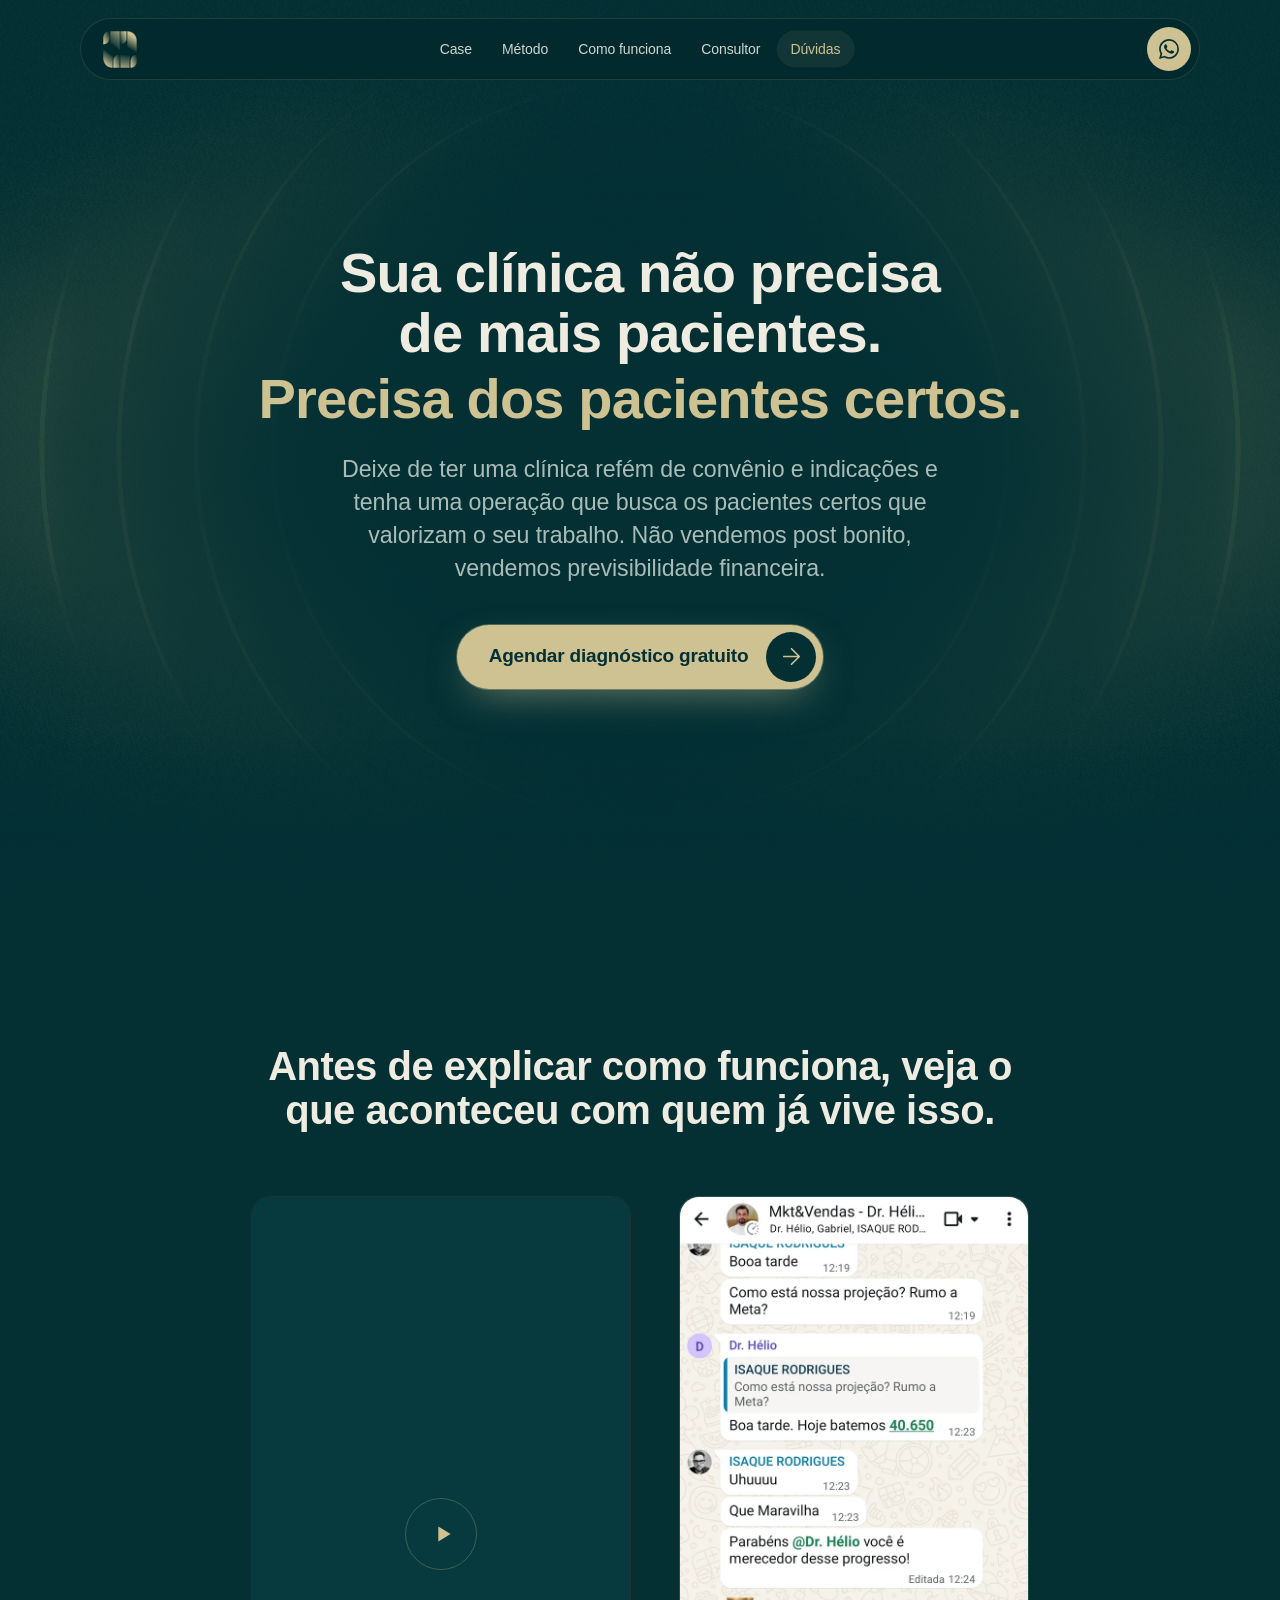
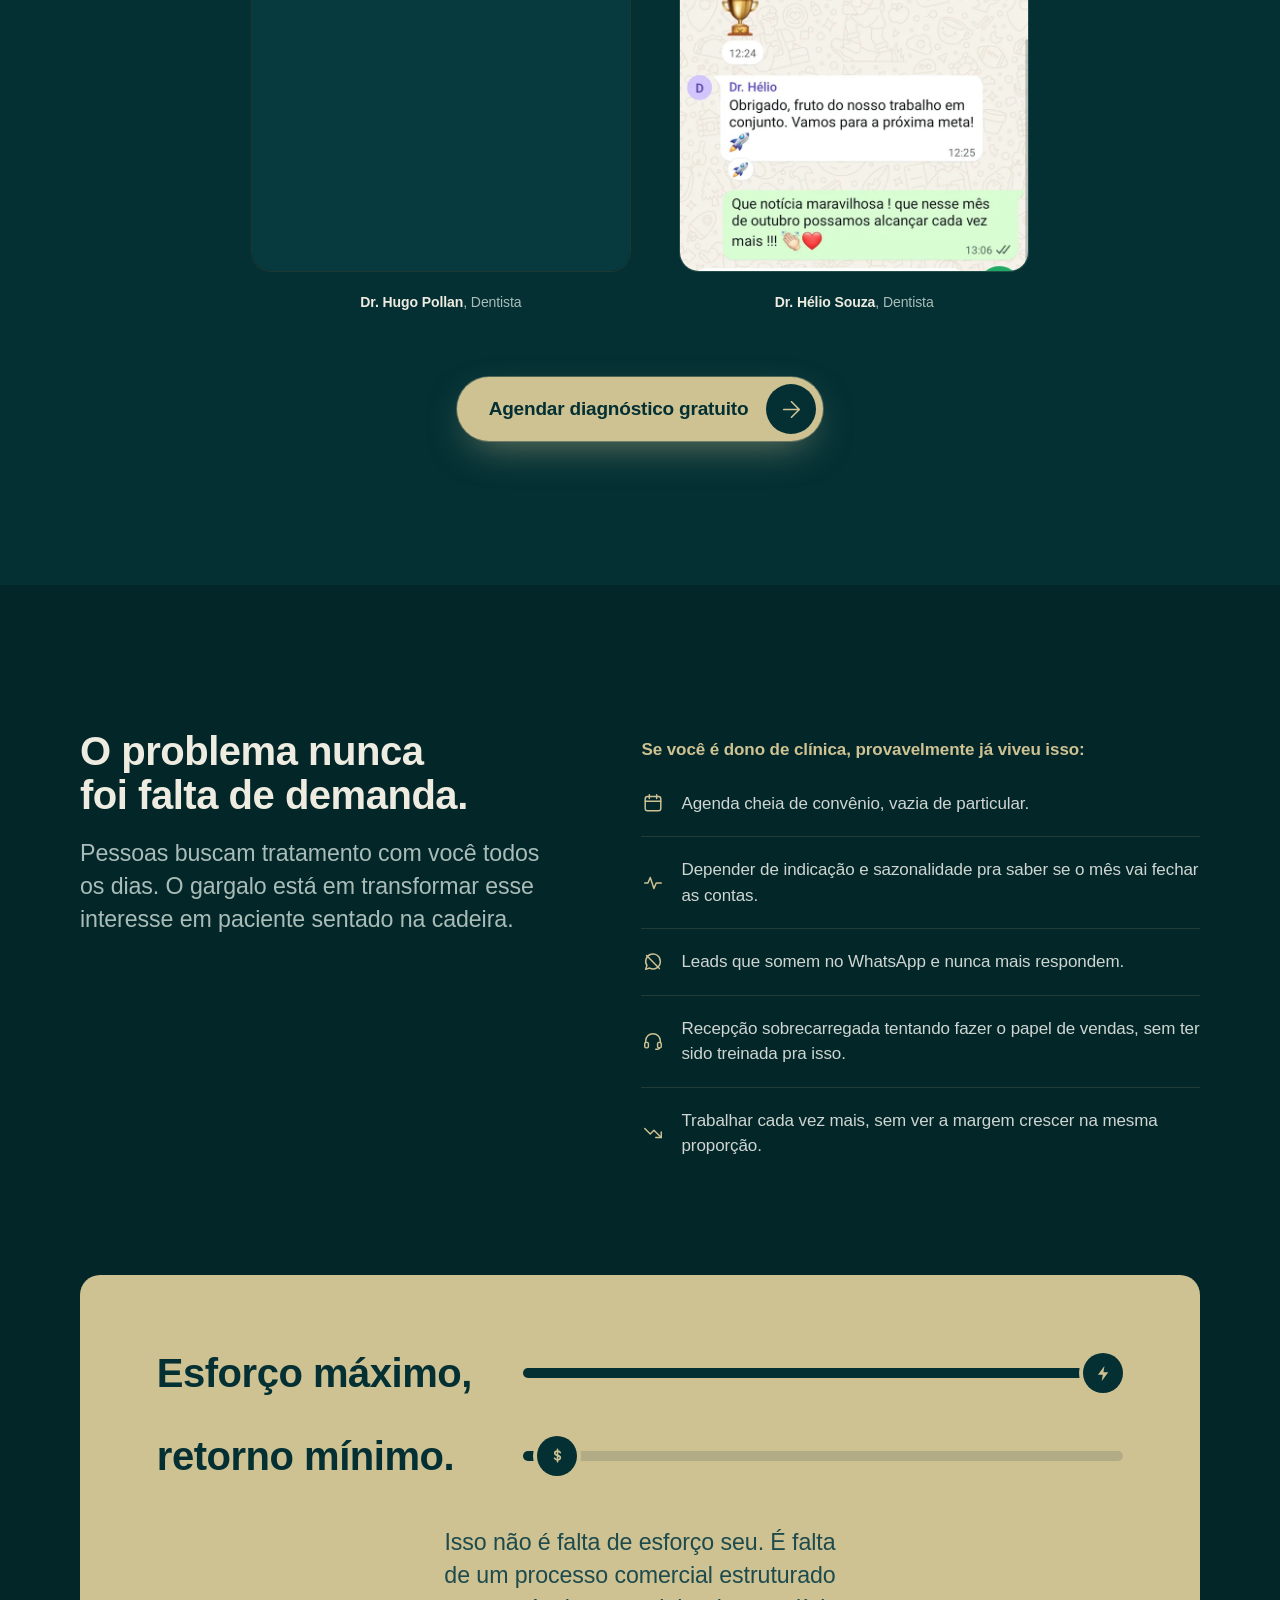
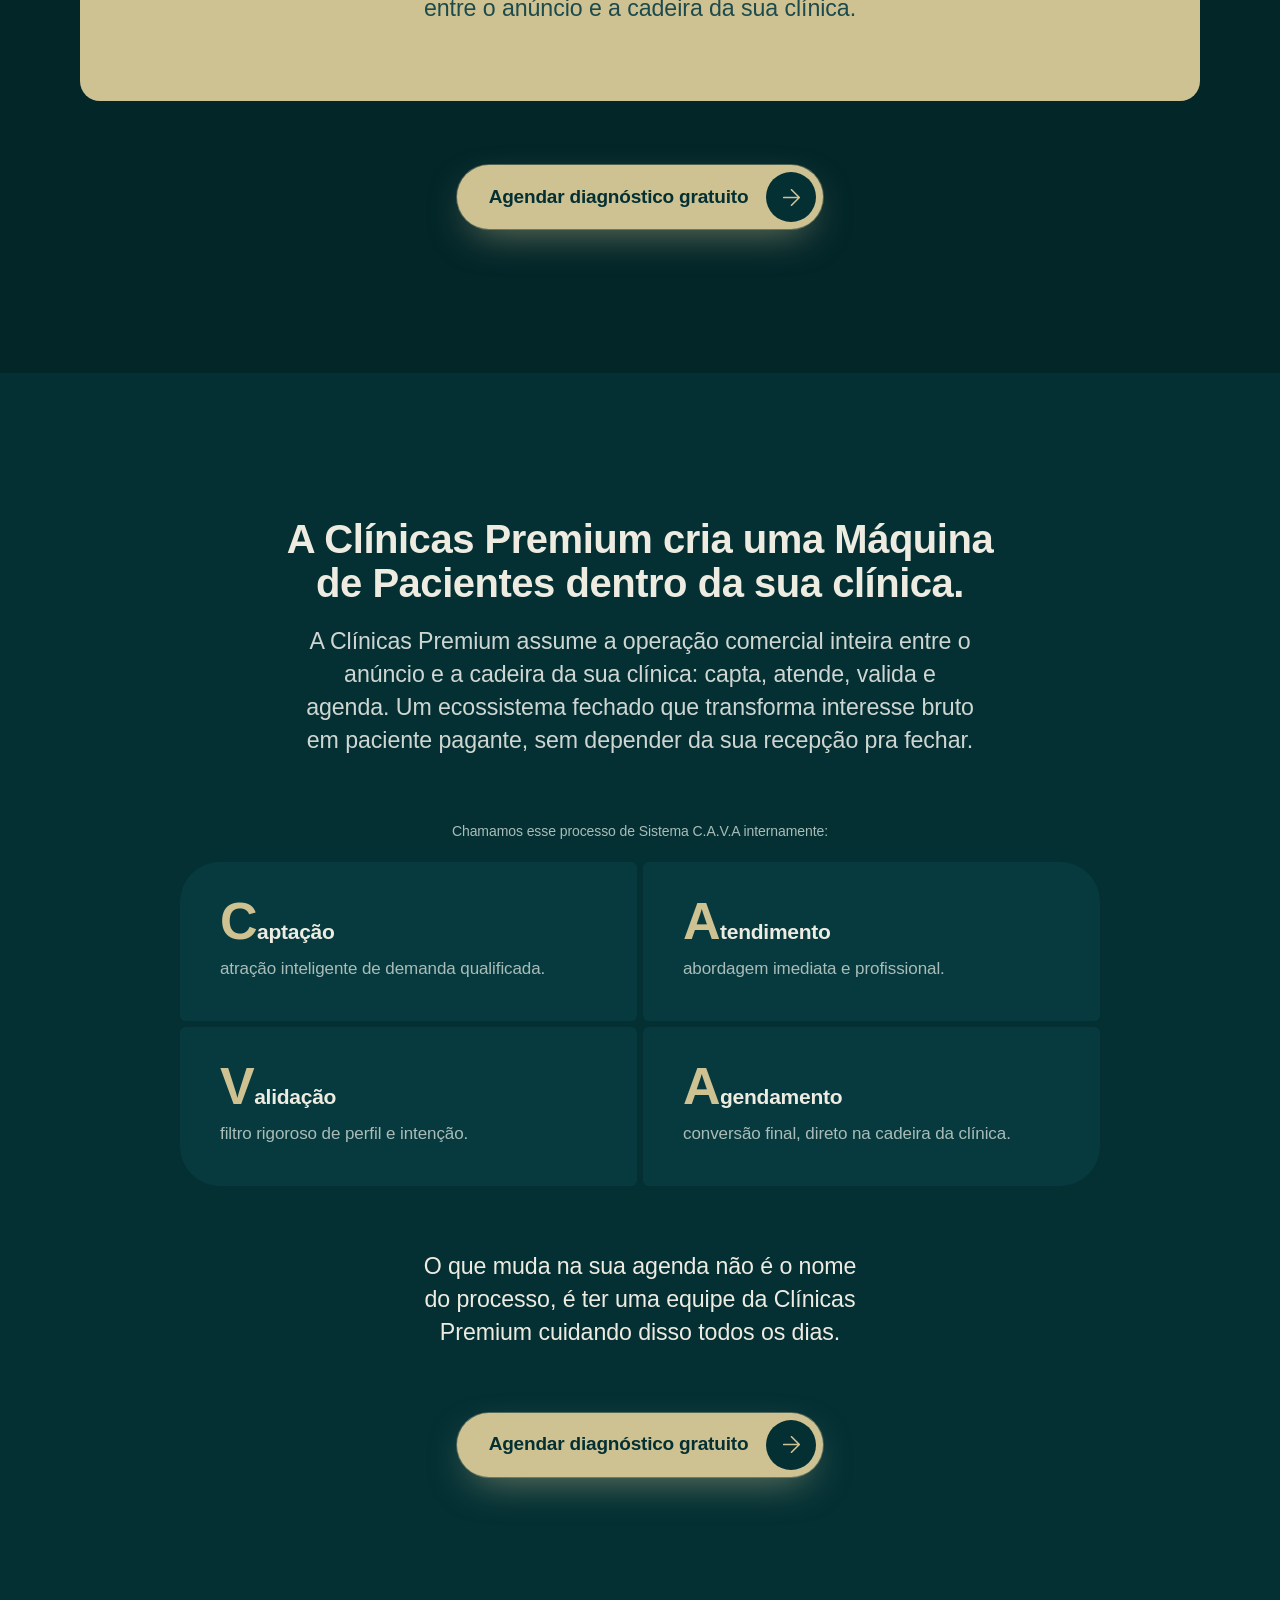
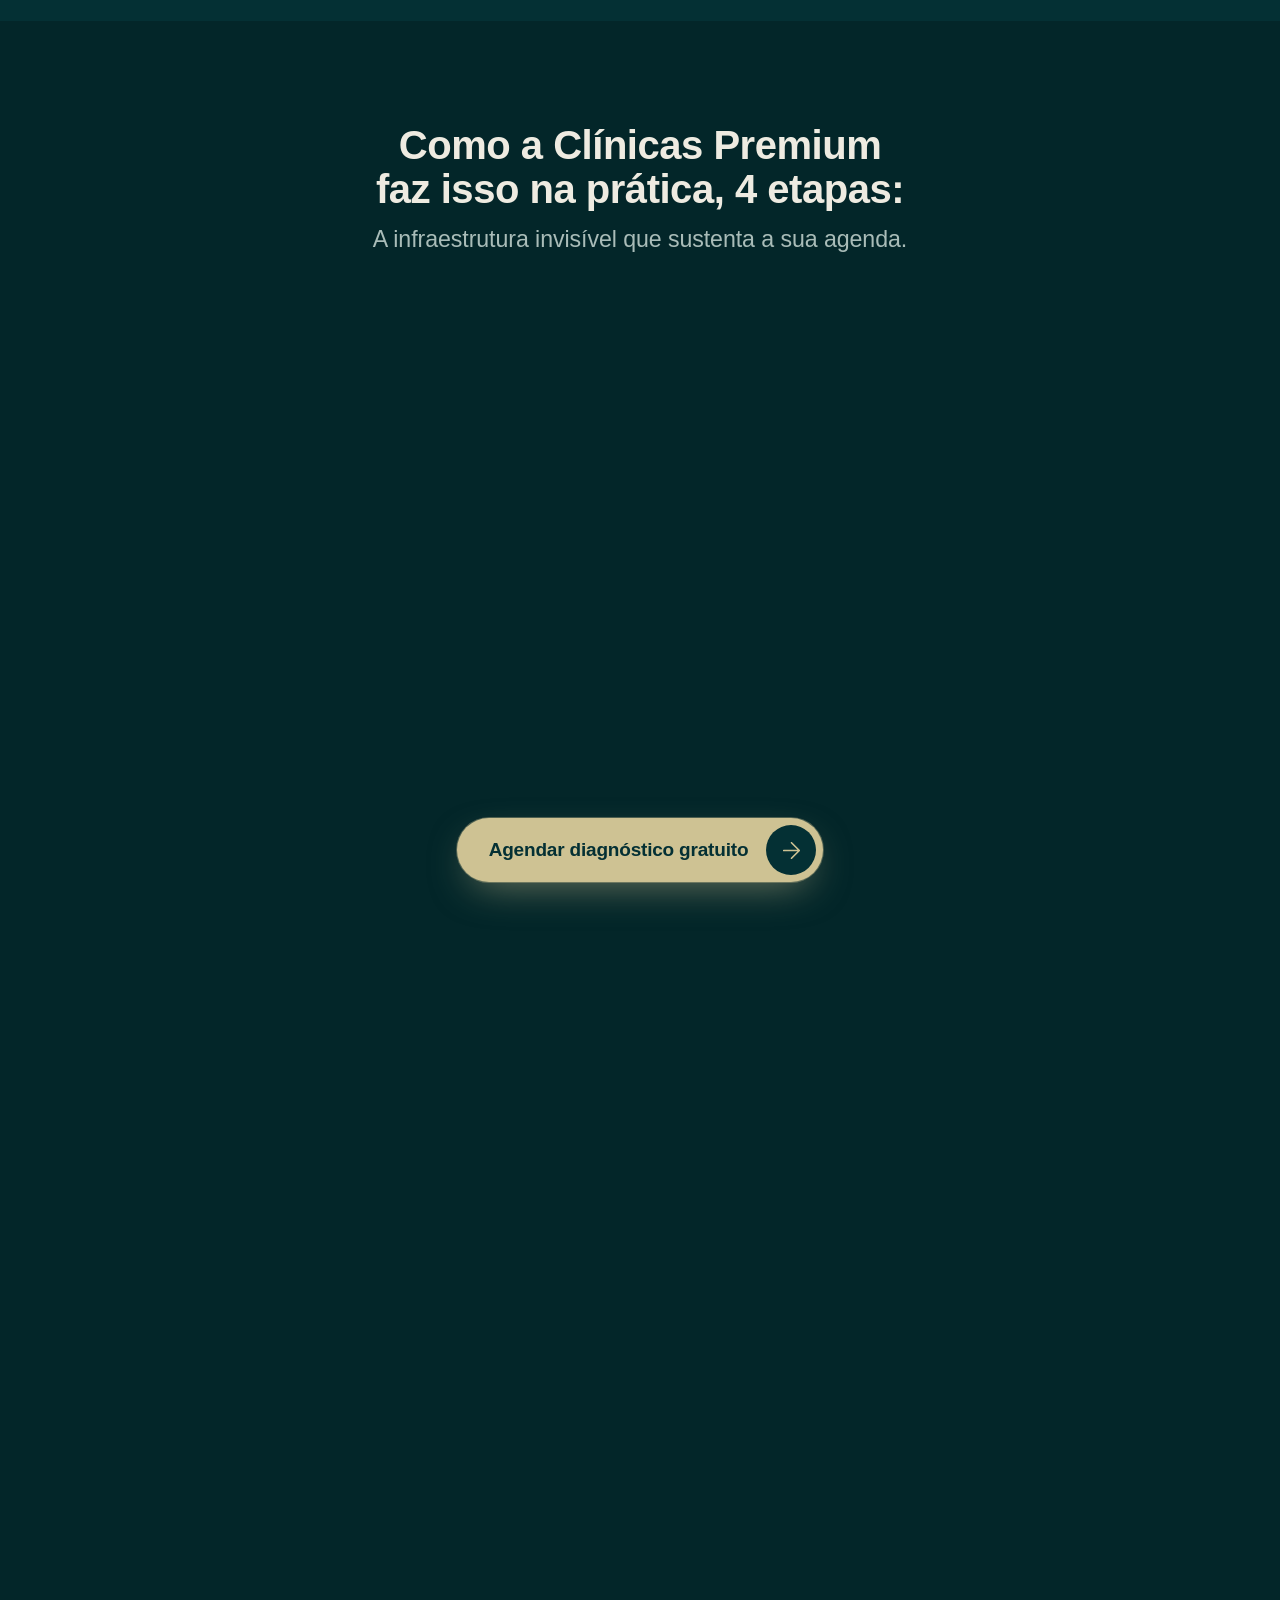
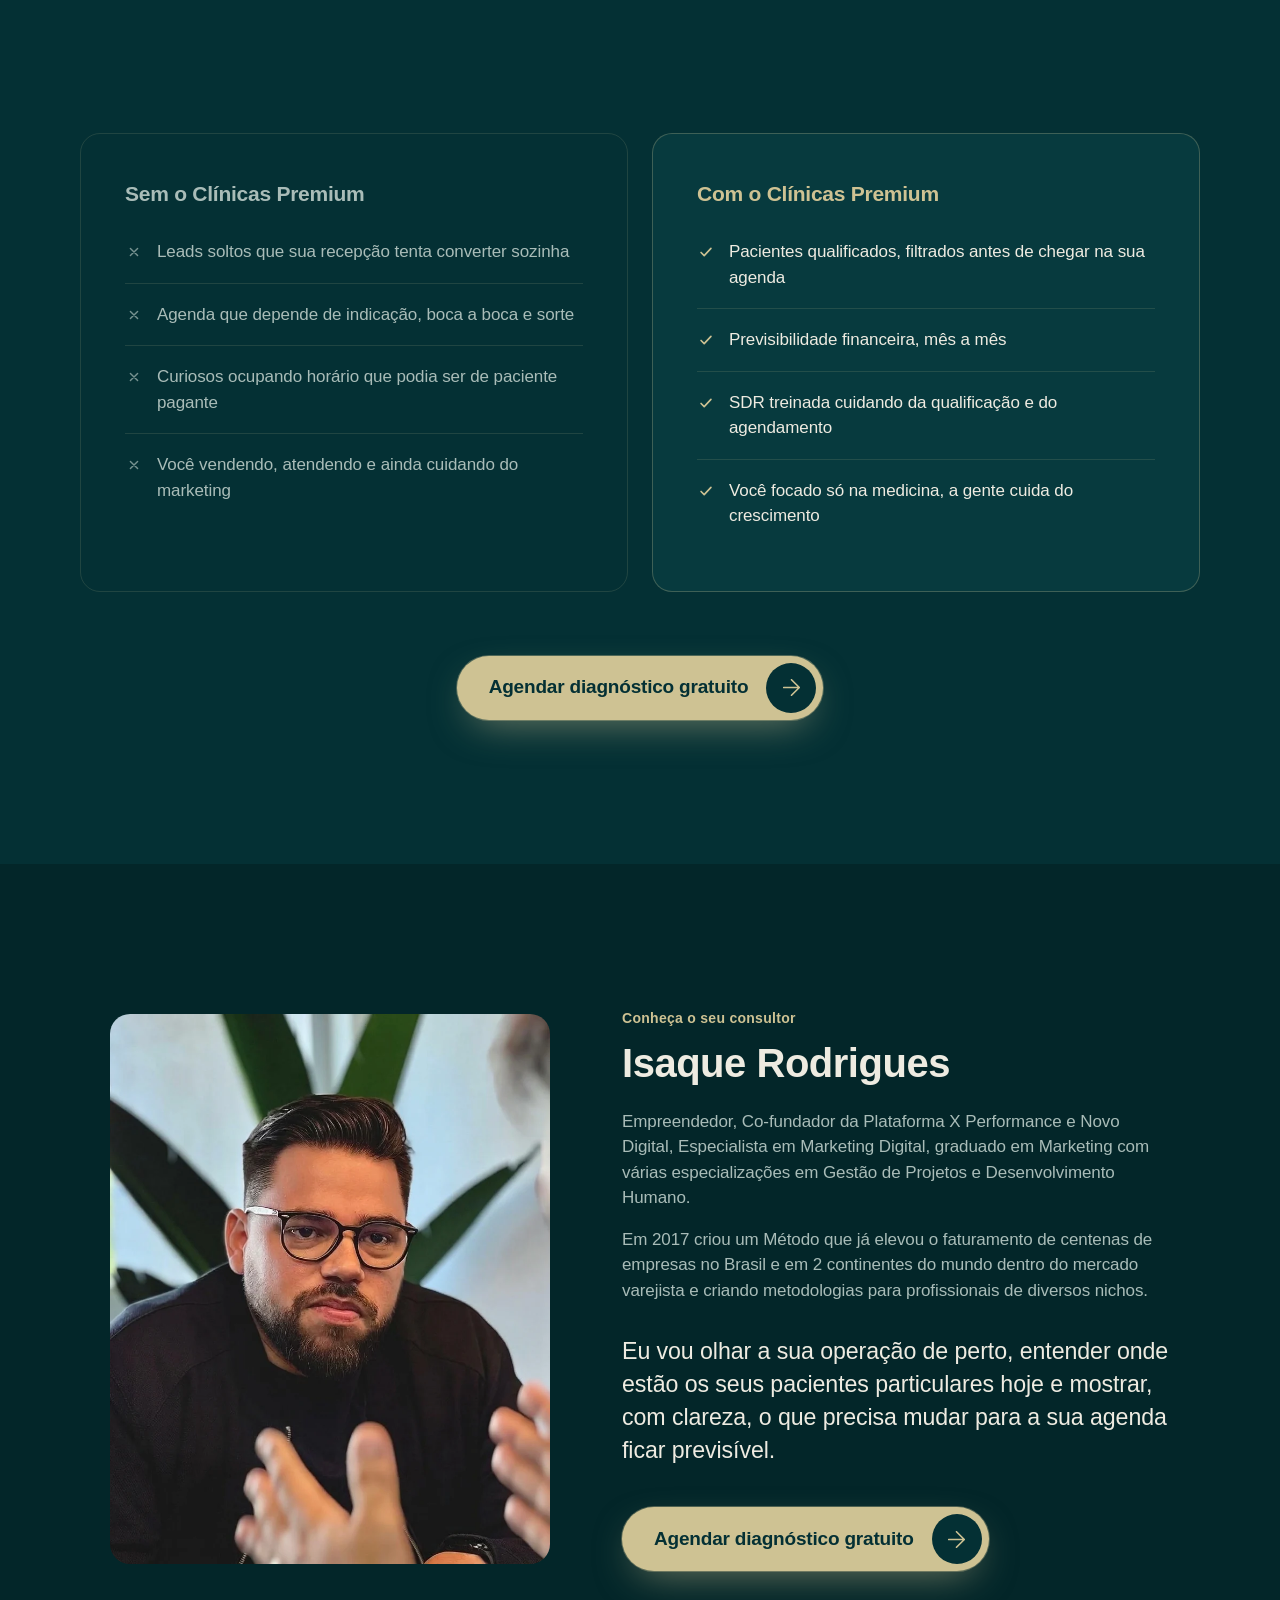
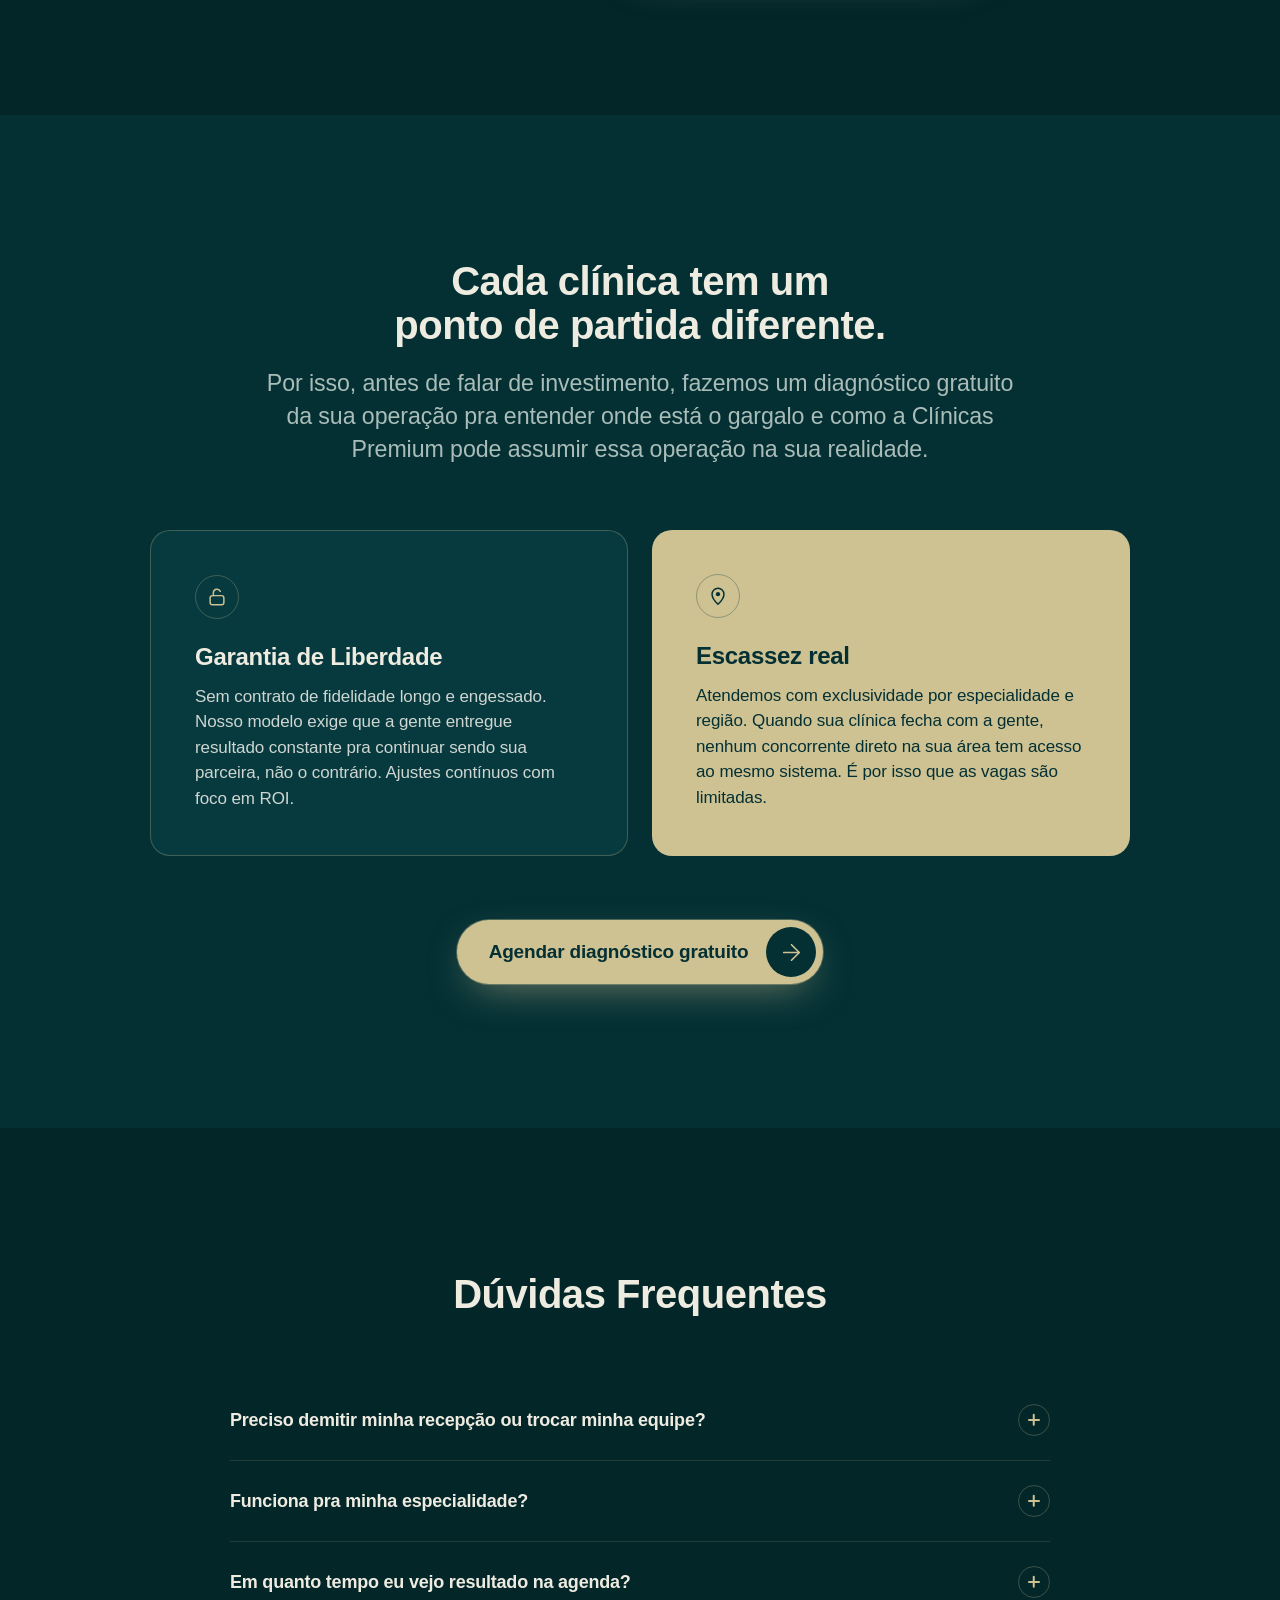
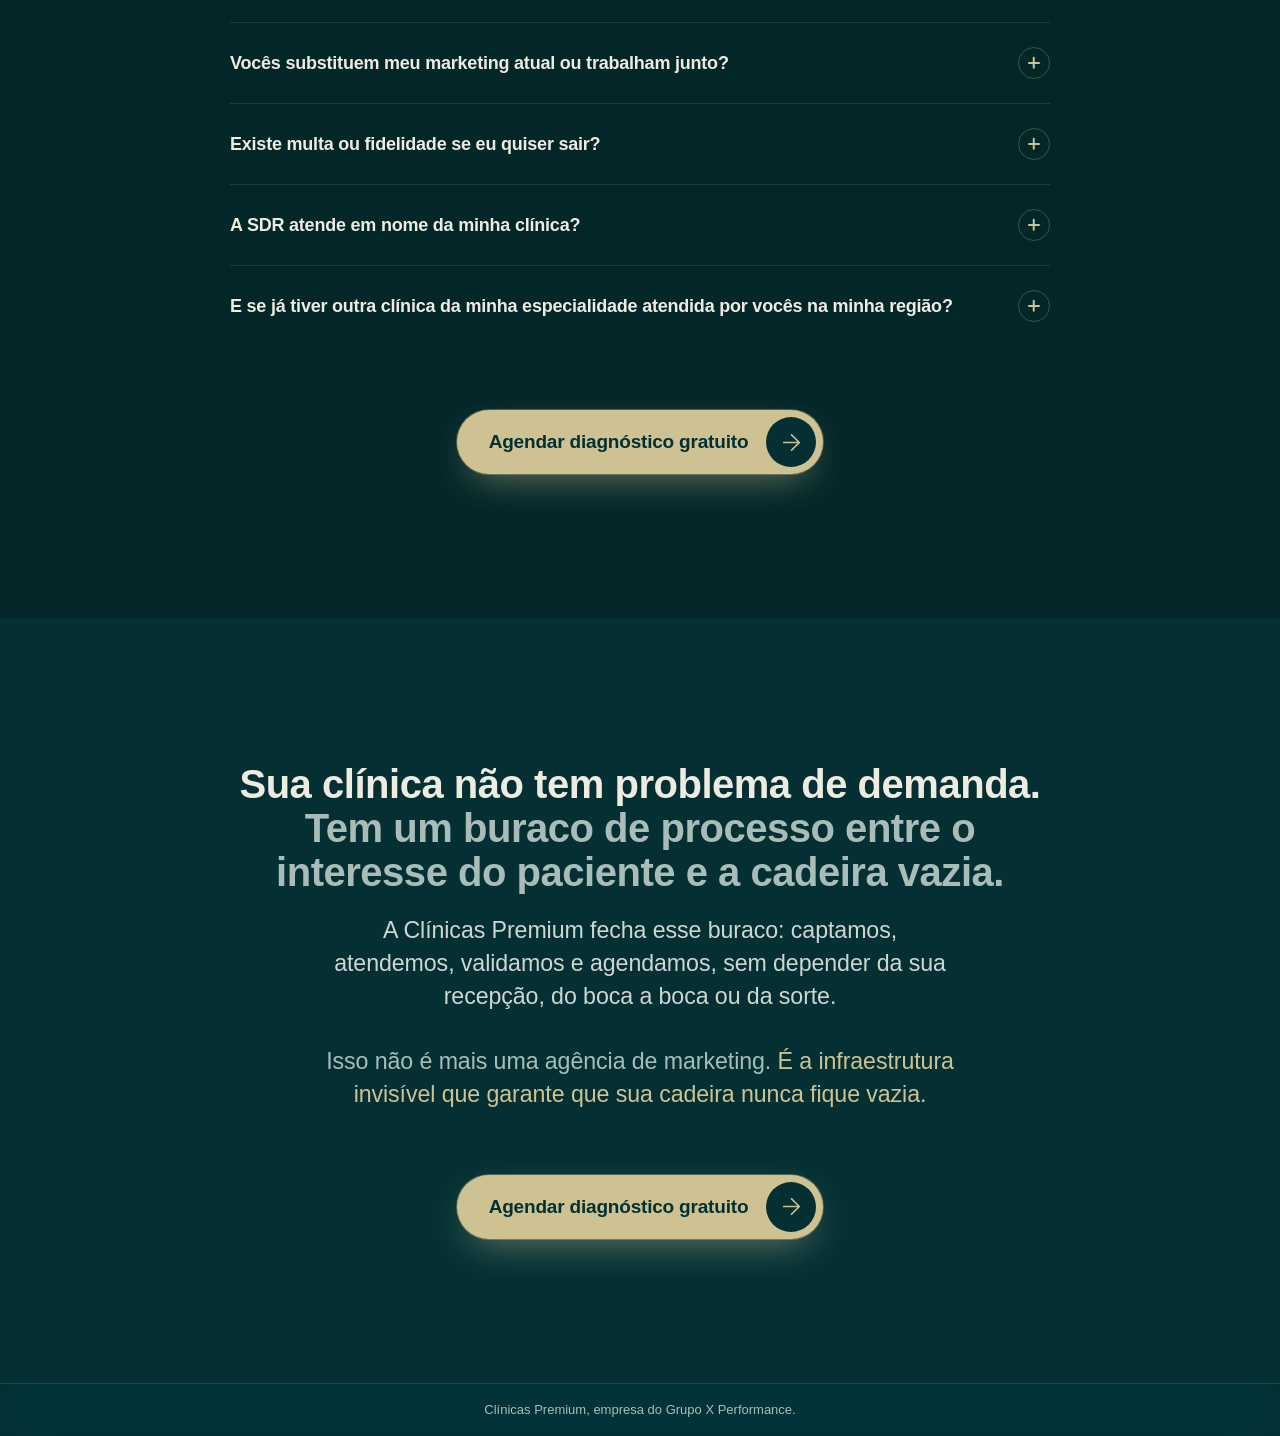
<file: index.html>
<!doctype html>
<html lang="pt-BR">
<head>
  <meta charset="utf-8">
  <meta name="viewport" content="width=device-width, initial-scale=1">
  <title>Clínicas Premium | Sua clínica não precisa de mais pacientes. Precisa dos pacientes certos.</title>
  <meta name="description" content="Deixe de ter uma clínica refém de convênio e indicações e tenha uma operação que busca os pacientes certos que valorizam o seu trabalho. Não vendemos post bonito, vendemos previsibilidade financeira.">
  <meta name="theme-color" content="#043034">
  <meta name="color-scheme" content="dark">

  <!-- Open Graph / Twitter Card: troque https://SEU-DOMINIO.com.br pelo domínio final -->
  <meta property="og:type" content="website">
  <meta property="og:locale" content="pt_BR">
  <meta property="og:site_name" content="Clínicas Premium">
  <meta property="og:url" content="https://SEU-DOMINIO.com.br/">
  <meta property="og:title" content="Sua clínica não precisa de mais pacientes. Precisa dos pacientes certos.">
  <meta property="og:description" content="Deixe de ter uma clínica refém de convênio e indicações e tenha uma operação que busca os pacientes certos que valorizam o seu trabalho. Não vendemos post bonito, vendemos previsibilidade financeira.">
  <meta property="og:image" content="https://SEU-DOMINIO.com.br/assets/og-image.jpg">
  <meta property="og:image:width" content="1200">
  <meta property="og:image:height" content="630">
  <meta property="og:image:alt" content="Símbolo da Clínicas Premium">
  <meta name="twitter:card" content="summary_large_image">
  <meta name="twitter:title" content="Sua clínica não precisa de mais pacientes. Precisa dos pacientes certos.">
  <meta name="twitter:description" content="Deixe de ter uma clínica refém de convênio e indicações e tenha uma operação que busca os pacientes certos que valorizam o seu trabalho. Não vendemos post bonito, vendemos previsibilidade financeira.">
  <meta name="twitter:image" content="https://SEU-DOMINIO.com.br/assets/og-image.jpg">
  <link rel="canonical" href="https://SEU-DOMINIO.com.br/">

  <link rel="icon" href="assets/logo.webp" type="image/webp">
  <link rel="preload" href="assets/logo.webp" as="image" type="image/webp">
  <link rel="stylesheet" href="style.css?v=29">

  <!-- Meta Pixel, Google Ads e GA4 são carregados pelo script.js a partir dos IDs em CONFIG -->
  <script src="script.js?v=29" defer></script>
</head>
<body>
  <a class="skip-link" href="#conteudo">Pular para o conteúdo</a>

  <header class="site-header">
    <nav class="nav" aria-label="Navegação principal">
      <a class="nav__brand" href="#topo" aria-label="Clínicas Premium, voltar ao início">
        <img src="assets/logo.webp" width="37" height="40" alt="Clínicas Premium">
      </a>
      <div class="nav__actions">
        <!-- Destino definido em CONFIG (script.js): whatsappNumber e whatsappMessage -->
        <a class="nav__whatsapp" href="#" data-whatsapp aria-label="Falar no WhatsApp">
          <svg viewBox="0 0 24 24" width="20" height="20" aria-hidden="true"><path fill="currentColor" d="M17.472 14.382c-.297-.149-1.758-.867-2.03-.967-.273-.099-.471-.148-.67.15-.197.297-.767.966-.94 1.164-.173.199-.347.223-.644.075-.297-.15-1.255-.463-2.39-1.475-.883-.788-1.48-1.761-1.653-2.059-.173-.297-.018-.458.13-.606.134-.133.298-.347.446-.52.149-.174.198-.298.298-.497.099-.198.05-.371-.025-.52-.075-.149-.669-1.612-.916-2.207-.242-.579-.487-.5-.669-.51-.173-.008-.371-.01-.57-.01-.198 0-.52.074-.792.372-.272.297-1.04 1.016-1.04 2.479 0 1.462 1.065 2.875 1.213 3.074.149.198 2.096 3.2 5.077 4.487.709.306 1.262.489 1.694.625.712.227 1.36.195 1.871.118.571-.085 1.758-.719 2.006-1.413.248-.694.248-1.289.173-1.413-.074-.124-.272-.198-.57-.347m-5.421 7.403h-.004a9.87 9.87 0 0 1-5.031-1.378l-.361-.214-3.741.982.998-3.648-.235-.374a9.86 9.86 0 0 1-1.51-5.26c.001-5.45 4.436-9.884 9.888-9.884 2.64 0 5.122 1.03 6.988 2.898a9.825 9.825 0 0 1 2.893 6.994c-.003 5.45-4.437 9.884-9.885 9.884m8.413-18.297A11.815 11.815 0 0 0 12.05 0C5.495 0 .16 5.335.157 11.892c0 2.096.547 4.142 1.588 5.945L.057 24l6.305-1.654a11.882 11.882 0 0 0 5.683 1.448h.005c6.554 0 11.89-5.335 11.893-11.893a11.821 11.821 0 0 0-3.48-8.413z"/></svg>
        </a>
        <button class="nav__toggle" type="button" aria-expanded="false" aria-controls="nav-links" aria-label="Abrir menu">
          <span class="nav__toggle-bar" aria-hidden="true"></span>
          <span class="nav__toggle-bar" aria-hidden="true"></span>
        </button>
      </div>
      <ul class="nav__links" id="nav-links">
        <li><a href="#case">Case</a></li>
        <li><a href="#metodo">Método</a></li>
        <li><a href="#como-funciona">Como funciona</a></li>
        <li><a href="#consultor">Consultor</a></li>
        <li><a href="#duvidas">Dúvidas</a></li>
      </ul>
    </nav>
  </header>

  <main id="conteudo">

    <!-- 1. HERO -->
    <section class="hero" id="topo" aria-labelledby="hero-title">
      <!-- Fundo animado Magic Rings (React Bits), portado para WebGL puro em script.js -->
      <div class="hero__rings" aria-hidden="true" data-magic-rings></div>
      <div class="container hero__inner">
        <h1 class="hero__title" id="hero-title">Sua clínica não precisa de mais pacientes. <span class="hero__title-accent">Precisa dos pacientes certos.</span></h1>
        <p class="hero__lead">Deixe de ter uma clínica refém de convênio e indicações e tenha uma operação que busca os pacientes certos que valorizam o seu trabalho. Não vendemos post bonito, vendemos previsibilidade financeira.</p>
        <div class="section-cta">
          <a class="cta" href="#" data-cta>
            <span class="cta__label">Agendar diagnóstico gratuito</span>
            <span class="cta__icon" aria-hidden="true"><svg class="cta__arrow" viewBox="0 0 24 24" width="17" height="17"><path d="M1 12h22M12 1l11 11-11 11" fill="none" stroke="currentColor" stroke-width="2.3" stroke-linecap="round" stroke-linejoin="round"/></svg><svg class="cta__whats" viewBox="0 0 24 24" width="20" height="20"><path fill="currentColor" d="M17.472 14.382c-.297-.149-1.758-.867-2.03-.967-.273-.099-.471-.148-.67.15-.197.297-.767.966-.94 1.164-.173.199-.347.223-.644.075-.297-.15-1.255-.463-2.39-1.475-.883-.788-1.48-1.761-1.653-2.059-.173-.297-.018-.458.13-.606.134-.133.298-.347.446-.52.149-.174.198-.298.298-.497.099-.198.05-.371-.025-.52-.075-.149-.669-1.612-.916-2.207-.242-.579-.487-.5-.669-.51-.173-.008-.371-.01-.57-.01-.198 0-.52.074-.792.372-.272.297-1.04 1.016-1.04 2.479 0 1.462 1.065 2.875 1.213 3.074.149.198 2.096 3.2 5.077 4.487.709.306 1.262.489 1.694.625.712.227 1.36.195 1.871.118.571-.085 1.758-.719 2.006-1.413.248-.694.248-1.289.173-1.413-.074-.124-.272-.198-.57-.347m-5.421 7.403h-.004a9.87 9.87 0 0 1-5.031-1.378l-.361-.214-3.741.982.998-3.648-.235-.374a9.86 9.86 0 0 1-1.51-5.26c.001-5.45 4.436-9.884 9.888-9.884 2.64 0 5.122 1.03 6.988 2.898a9.825 9.825 0 0 1 2.893 6.994c-.003 5.45-4.437 9.884-9.885 9.884m8.413-18.297A11.815 11.815 0 0 0 12.05 0C5.495 0 .16 5.335.157 11.892c0 2.096.547 4.142 1.588 5.945L.057 24l6.305-1.654a11.882 11.882 0 0 0 5.683 1.448h.005c6.554 0 11.89-5.335 11.893-11.893a11.821 11.821 0 0 0-3.48-8.413z"/></svg></span>
          </a>
        </div>
      </div>
    </section>

    <!-- 2. DEPOIMENTO EM VÍDEO DO CASE -->
    <section class="section case" id="case" aria-labelledby="case-title">
      <div class="container">
        <h2 class="case__title reveal" id="case-title">Antes de explicar como funciona, veja o que aconteceu com quem já vive isso.</h2>

        <!-- Resultados: vídeo e print lado a lado no desktop, empilhados no celular -->
        <div class="case__media">
          <figure class="case__figure case__figure--video reveal">
            <!--
              VÍDEO DO CASE: assets/case-hugo-pollan.mp4 (vertical 720x1280, ~51 s, faststart).
              Sem capa: o "#t=0.001" faz o navegador mostrar o primeiro quadro, inclusive no iOS.
              Se o arquivo faltar, o estado vazio abaixo aparece automaticamente.
            -->
            <div class="player is-empty" data-player>
              <video class="player__video" controls playsinline preload="metadata" width="720" height="1280" aria-label="Depoimento em vídeo do Dr. Hugo Pollan">
                <source src="assets/case-hugo-pollan.mp4#t=0.001" type="video/mp4">
              </video>
              <div class="player__empty" role="img" aria-label="Vídeo do case em breve">
                <span class="player__ring" aria-hidden="true">
                  <svg viewBox="0 0 24 24" width="28" height="28"><path d="M8 5.5v13l10.5-6.5z" fill="currentColor"/></svg>
                </span>
              </div>
            </div>
            <figcaption class="case__caption"><span class="case__name">Dr. Hugo Pollan</span>, Dentista</figcaption>
          </figure>

          <figure class="case__figure case__figure--shot reveal">
            <!-- Print de resultado: assets/resultado-helio-souza.webp (720x1390) -->
            <div class="shot">
              <img src="assets/resultado-helio-souza.webp" width="720" height="1390" alt="Print de conversa no WhatsApp em que o Dr. Hélio conta que bateu 40.650 no dia e agradece o trabalho em conjunto" loading="lazy" decoding="async">
            </div>
            <figcaption class="case__caption"><span class="case__name">Dr. Hélio Souza</span>, Dentista</figcaption>
          </figure>
        </div>

        <div class="section-cta">
          <a class="cta" href="#" data-cta>
            <span class="cta__label">Agendar diagnóstico gratuito</span>
            <span class="cta__icon" aria-hidden="true"><svg class="cta__arrow" viewBox="0 0 24 24" width="17" height="17"><path d="M1 12h22M12 1l11 11-11 11" fill="none" stroke="currentColor" stroke-width="2.3" stroke-linecap="round" stroke-linejoin="round"/></svg><svg class="cta__whats" viewBox="0 0 24 24" width="20" height="20"><path fill="currentColor" d="M17.472 14.382c-.297-.149-1.758-.867-2.03-.967-.273-.099-.471-.148-.67.15-.197.297-.767.966-.94 1.164-.173.199-.347.223-.644.075-.297-.15-1.255-.463-2.39-1.475-.883-.788-1.48-1.761-1.653-2.059-.173-.297-.018-.458.13-.606.134-.133.298-.347.446-.52.149-.174.198-.298.298-.497.099-.198.05-.371-.025-.52-.075-.149-.669-1.612-.916-2.207-.242-.579-.487-.5-.669-.51-.173-.008-.371-.01-.57-.01-.198 0-.52.074-.792.372-.272.297-1.04 1.016-1.04 2.479 0 1.462 1.065 2.875 1.213 3.074.149.198 2.096 3.2 5.077 4.487.709.306 1.262.489 1.694.625.712.227 1.36.195 1.871.118.571-.085 1.758-.719 2.006-1.413.248-.694.248-1.289.173-1.413-.074-.124-.272-.198-.57-.347m-5.421 7.403h-.004a9.87 9.87 0 0 1-5.031-1.378l-.361-.214-3.741.982.998-3.648-.235-.374a9.86 9.86 0 0 1-1.51-5.26c.001-5.45 4.436-9.884 9.888-9.884 2.64 0 5.122 1.03 6.988 2.898a9.825 9.825 0 0 1 2.893 6.994c-.003 5.45-4.437 9.884-9.885 9.884m8.413-18.297A11.815 11.815 0 0 0 12.05 0C5.495 0 .16 5.335.157 11.892c0 2.096.547 4.142 1.588 5.945L.057 24l6.305-1.654a11.882 11.882 0 0 0 5.683 1.448h.005c6.554 0 11.89-5.335 11.893-11.893a11.821 11.821 0 0 0-3.48-8.413z"/></svg></span>
          </a>
        </div>
      </div>
    </section>

    <!-- 3. EXPLORAÇÃO DA DOR -->
    <section class="section pain" aria-labelledby="pain-title">
      <div class="container">
        <div class="pain__grid">
          <div class="pain__intro reveal">
            <h2 class="pain__title" id="pain-title">O problema nunca foi falta de demanda.</h2>
            <p class="pain__text">Pessoas buscam tratamento com você todos os dias. O gargalo está em transformar esse interesse em paciente sentado na cadeira.</p>
          </div>

          <div class="pain__body reveal">
            <p class="pain__lead">Se você é dono de clínica, provavelmente já viveu isso:</p>
            <ul class="divided pain__list">
              <li><span class="pain__icon" aria-hidden="true"><svg viewBox="0 0 24 24" width="20" height="20" fill="none" stroke="currentColor" stroke-width="1.6" stroke-linecap="round" stroke-linejoin="round"><rect x="3.5" y="5" width="17" height="15.5" rx="2.5"/><path d="M3.5 10h17M8 3v4M16 3v4"/></svg></span><span>Agenda cheia de convênio, vazia de particular.</span></li>
              <li><span class="pain__icon" aria-hidden="true"><svg viewBox="0 0 24 24" width="20" height="20" fill="none" stroke="currentColor" stroke-width="1.6" stroke-linecap="round" stroke-linejoin="round"><path d="M3 12h3.5l2.5-6 4 12 2.5-6H21"/></svg></span><span>Depender de indicação e sazonalidade pra saber se o mês vai fechar as contas.</span></li>
              <li><span class="pain__icon" aria-hidden="true"><svg viewBox="0 0 24 24" width="20" height="20" fill="none" stroke="currentColor" stroke-width="1.6" stroke-linecap="round" stroke-linejoin="round"><path d="M20 11.5a8 8 0 0 1-11.6 7.1L4 20l1.4-4.2A8 8 0 1 1 20 11.5z"/><path d="M5 5l14 14"/></svg></span><span>Leads que somem no WhatsApp e nunca mais respondem.</span></li>
              <li><span class="pain__icon" aria-hidden="true"><svg viewBox="0 0 24 24" width="20" height="20" fill="none" stroke="currentColor" stroke-width="1.6" stroke-linecap="round" stroke-linejoin="round"><path d="M4 14v-2a8 8 0 0 1 16 0v2"/><rect x="3" y="13.5" width="4" height="6" rx="1.5"/><rect x="17" y="13.5" width="4" height="6" rx="1.5"/><path d="M19 19.5c0 1.2-1.5 1.5-4 1.5"/></svg></span><span>Recepção sobrecarregada tentando fazer o papel de vendas, sem ter sido treinada pra isso.</span></li>
              <li><span class="pain__icon" aria-hidden="true"><svg viewBox="0 0 24 24" width="20" height="20" fill="none" stroke="currentColor" stroke-width="1.6" stroke-linecap="round" stroke-linejoin="round"><path d="M3 7l6 6 4-4 8 8"/><path d="M15 17h6v-6"/></svg></span><span>Trabalhar cada vez mais, sem ver a margem crescer na mesma proporção.</span></li>
            </ul>
          </div>
        </div>

        <div class="effort reveal">
          <p class="effort__statement">
            <span class="effort__row">
              <span class="effort__phrase">Esforço máximo,</span>
              <span class="effort__bar effort__bar--full" aria-hidden="true">
                <span class="effort__fill">
                  <span class="effort__knob"><svg viewBox="0 0 24 24" width="16" height="16"><path d="M13.2 2.5 5 13.6h6.1l-1.3 7.9 8.2-11.1h-6.1z" fill="currentColor"/></svg></span>
                </span>
              </span>
            </span>
            <span class="effort__row">
              <span class="effort__phrase">retorno mínimo.</span>
              <span class="effort__bar effort__bar--min" aria-hidden="true">
                <span class="effort__fill">
                  <span class="effort__knob"><svg viewBox="0 0 24 24" width="16" height="16"><path d="M15.6 8.4c-.6-1.2-1.9-1.9-3.6-1.9-2 0-3.5 1.1-3.5 2.6 0 3.6 7.1 1.9 7.1 5.5 0 1.6-1.6 2.9-3.6 2.9-1.8 0-3.1-.8-3.7-2.1M12 4v16" fill="none" stroke="currentColor" stroke-width="2" stroke-linecap="round"/></svg></span>
                </span>
              </span>
            </span>
          </p>
          <p class="effort__support">Isso não é falta de esforço seu. É falta de um processo comercial estruturado entre o anúncio e a cadeira da sua clínica.</p>
        </div>

        <div class="section-cta">
          <a class="cta" href="#" data-cta>
            <span class="cta__label">Agendar diagnóstico gratuito</span>
            <span class="cta__icon" aria-hidden="true"><svg class="cta__arrow" viewBox="0 0 24 24" width="17" height="17"><path d="M1 12h22M12 1l11 11-11 11" fill="none" stroke="currentColor" stroke-width="2.3" stroke-linecap="round" stroke-linejoin="round"/></svg><svg class="cta__whats" viewBox="0 0 24 24" width="20" height="20"><path fill="currentColor" d="M17.472 14.382c-.297-.149-1.758-.867-2.03-.967-.273-.099-.471-.148-.67.15-.197.297-.767.966-.94 1.164-.173.199-.347.223-.644.075-.297-.15-1.255-.463-2.39-1.475-.883-.788-1.48-1.761-1.653-2.059-.173-.297-.018-.458.13-.606.134-.133.298-.347.446-.52.149-.174.198-.298.298-.497.099-.198.05-.371-.025-.52-.075-.149-.669-1.612-.916-2.207-.242-.579-.487-.5-.669-.51-.173-.008-.371-.01-.57-.01-.198 0-.52.074-.792.372-.272.297-1.04 1.016-1.04 2.479 0 1.462 1.065 2.875 1.213 3.074.149.198 2.096 3.2 5.077 4.487.709.306 1.262.489 1.694.625.712.227 1.36.195 1.871.118.571-.085 1.758-.719 2.006-1.413.248-.694.248-1.289.173-1.413-.074-.124-.272-.198-.57-.347m-5.421 7.403h-.004a9.87 9.87 0 0 1-5.031-1.378l-.361-.214-3.741.982.998-3.648-.235-.374a9.86 9.86 0 0 1-1.51-5.26c.001-5.45 4.436-9.884 9.888-9.884 2.64 0 5.122 1.03 6.988 2.898a9.825 9.825 0 0 1 2.893 6.994c-.003 5.45-4.437 9.884-9.885 9.884m8.413-18.297A11.815 11.815 0 0 0 12.05 0C5.495 0 .16 5.335.157 11.892c0 2.096.547 4.142 1.588 5.945L.057 24l6.305-1.654a11.882 11.882 0 0 0 5.683 1.448h.005c6.554 0 11.89-5.335 11.893-11.893a11.821 11.821 0 0 0-3.48-8.413z"/></svg></span>
          </a>
        </div>
      </div>
    </section>

    <!-- 4. SOLUÇÃO -->
    <section class="section solution" id="metodo" aria-labelledby="solution-title">
      <div class="container">
        <div class="solution__head reveal">
          <h2 class="solution__title" id="solution-title">
            <span class="solution__main">A Clínicas Premium cria uma Máquina de Pacientes dentro da sua clínica.</span>
          </h2>
          <p class="solution__text">A Clínicas Premium assume a operação comercial inteira entre o anúncio e a cadeira da sua clínica: capta, atende, valida e agenda. Um ecossistema fechado que transforma interesse bruto em paciente pagante, sem depender da sua recepção pra fechar.</p>
        </div>

        <div class="solution__body reveal">
          <p class="cava__intro">Chamamos esse processo de Sistema C.A.V.A internamente:</p>
          <dl class="cava">
            <div class="cava__cell">
              <dt class="cava__term"><span class="cava__initial">C</span>aptação</dt>
              <dd class="cava__desc">atração inteligente de demanda qualificada.</dd>
            </div>
            <div class="cava__cell">
              <dt class="cava__term"><span class="cava__initial">A</span>tendimento</dt>
              <dd class="cava__desc">abordagem imediata e profissional.</dd>
            </div>
            <div class="cava__cell">
              <dt class="cava__term"><span class="cava__initial">V</span>alidação</dt>
              <dd class="cava__desc">filtro rigoroso de perfil e intenção.</dd>
            </div>
            <div class="cava__cell">
              <dt class="cava__term"><span class="cava__initial">A</span>gendamento</dt>
              <dd class="cava__desc">conversão final, direto na cadeira da clínica.</dd>
            </div>
          </dl>
        </div>

        <p class="solution__closing reveal">O que muda na sua agenda não é o nome do processo, é ter uma equipe da Clínicas Premium cuidando disso todos os dias.</p>

        <div class="section-cta">
          <a class="cta" href="#" data-cta>
            <span class="cta__label">Agendar diagnóstico gratuito</span>
            <span class="cta__icon" aria-hidden="true"><svg class="cta__arrow" viewBox="0 0 24 24" width="17" height="17"><path d="M1 12h22M12 1l11 11-11 11" fill="none" stroke="currentColor" stroke-width="2.3" stroke-linecap="round" stroke-linejoin="round"/></svg><svg class="cta__whats" viewBox="0 0 24 24" width="20" height="20"><path fill="currentColor" d="M17.472 14.382c-.297-.149-1.758-.867-2.03-.967-.273-.099-.471-.148-.67.15-.197.297-.767.966-.94 1.164-.173.199-.347.223-.644.075-.297-.15-1.255-.463-2.39-1.475-.883-.788-1.48-1.761-1.653-2.059-.173-.297-.018-.458.13-.606.134-.133.298-.347.446-.52.149-.174.198-.298.298-.497.099-.198.05-.371-.025-.52-.075-.149-.669-1.612-.916-2.207-.242-.579-.487-.5-.669-.51-.173-.008-.371-.01-.57-.01-.198 0-.52.074-.792.372-.272.297-1.04 1.016-1.04 2.479 0 1.462 1.065 2.875 1.213 3.074.149.198 2.096 3.2 5.077 4.487.709.306 1.262.489 1.694.625.712.227 1.36.195 1.871.118.571-.085 1.758-.719 2.006-1.413.248-.694.248-1.289.173-1.413-.074-.124-.272-.198-.57-.347m-5.421 7.403h-.004a9.87 9.87 0 0 1-5.031-1.378l-.361-.214-3.741.982.998-3.648-.235-.374a9.86 9.86 0 0 1-1.51-5.26c.001-5.45 4.436-9.884 9.888-9.884 2.64 0 5.122 1.03 6.988 2.898a9.825 9.825 0 0 1 2.893 6.994c-.003 5.45-4.437 9.884-9.885 9.884m8.413-18.297A11.815 11.815 0 0 0 12.05 0C5.495 0 .16 5.335.157 11.892c0 2.096.547 4.142 1.588 5.945L.057 24l6.305-1.654a11.882 11.882 0 0 0 5.683 1.448h.005c6.554 0 11.89-5.335 11.893-11.893a11.821 11.821 0 0 0-3.48-8.413z"/></svg></span>
          </a>
        </div>
      </div>
    </section>

    <!-- 5. COMO FUNCIONA -->
    <section class="section how" id="como-funciona" aria-labelledby="how-title">
      <div class="container">
        <!-- Trilha de rolagem: no desktop a seção inteira fica fixa na tela enquanto as
             etapas do funil aparecem (título, depois parágrafo). Lógica em script.js. -->
        <div class="how__track" data-funnel-track>
          <div class="how__stage">
            <div class="how__frame">
              <div class="how__head">
                <h2 class="how__title" id="how-title">Como a Clínicas Premium faz isso na prática, 4 etapas:</h2>
                <p class="how__support">A infraestrutura invisível que sustenta a sua agenda.</p>
              </div>
              <ol class="funnel">
                <li class="funnel__step funnel__step--1">
                  <div class="funnel__content">
                    <div class="funnel__top">
                      <span class="funnel__num">1</span>
                      <h3 class="funnel__name">Atração</h3>
                    </div>
                    <p class="funnel__desc">Campanhas cirúrgicas que interceptam pacientes qualificados que já estão buscando o seu tratamento. Não curiosos de feed.</p>
                  </div>
                </li>
                <li class="funnel__step funnel__step--2">
                  <div class="funnel__content">
                    <div class="funnel__top">
                      <span class="funnel__num">2</span>
                      <h3 class="funnel__name">SDR</h3>
                    </div>
                    <p class="funnel__desc">Atendimento profissional e imediato, feito por um especialista em pré-vendas da Clínicas Premium. Não a sua recepção. Um time treinado só pra isso.</p>
                  </div>
                </li>
                <li class="funnel__step funnel__step--3">
                  <div class="funnel__content">
                    <div class="funnel__top">
                      <span class="funnel__num">3</span>
                      <h3 class="funnel__name">Qualificação</h3>
                    </div>
                    <p class="funnel__desc">Roteiros estratégicos separam pacientes de alto valor dos curiosos, antes de ocupar um horário da sua agenda.</p>
                  </div>
                </li>
                <li class="funnel__step funnel__step--4">
                  <div class="funnel__content">
                    <div class="funnel__top">
                      <span class="funnel__num">4</span>
                      <h3 class="funnel__name">Agendamento</h3>
                    </div>
                    <p class="funnel__desc">O paciente chega à sua clínica com o cartão na mão, pronto para o diagnóstico médico.</p>
                  </div>
                </li>
              </ol>
            </div>
            <div class="section-cta">
              <a class="cta" href="#" data-cta>
                <span class="cta__label">Agendar diagnóstico gratuito</span>
                <span class="cta__icon" aria-hidden="true"><svg class="cta__arrow" viewBox="0 0 24 24" width="17" height="17"><path d="M1 12h22M12 1l11 11-11 11" fill="none" stroke="currentColor" stroke-width="2.3" stroke-linecap="round" stroke-linejoin="round"/></svg><svg class="cta__whats" viewBox="0 0 24 24" width="20" height="20"><path fill="currentColor" d="M17.472 14.382c-.297-.149-1.758-.867-2.03-.967-.273-.099-.471-.148-.67.15-.197.297-.767.966-.94 1.164-.173.199-.347.223-.644.075-.297-.15-1.255-.463-2.39-1.475-.883-.788-1.48-1.761-1.653-2.059-.173-.297-.018-.458.13-.606.134-.133.298-.347.446-.52.149-.174.198-.298.298-.497.099-.198.05-.371-.025-.52-.075-.149-.669-1.612-.916-2.207-.242-.579-.487-.5-.669-.51-.173-.008-.371-.01-.57-.01-.198 0-.52.074-.792.372-.272.297-1.04 1.016-1.04 2.479 0 1.462 1.065 2.875 1.213 3.074.149.198 2.096 3.2 5.077 4.487.709.306 1.262.489 1.694.625.712.227 1.36.195 1.871.118.571-.085 1.758-.719 2.006-1.413.248-.694.248-1.289.173-1.413-.074-.124-.272-.198-.57-.347m-5.421 7.403h-.004a9.87 9.87 0 0 1-5.031-1.378l-.361-.214-3.741.982.998-3.648-.235-.374a9.86 9.86 0 0 1-1.51-5.26c.001-5.45 4.436-9.884 9.888-9.884 2.64 0 5.122 1.03 6.988 2.898a9.825 9.825 0 0 1 2.893 6.994c-.003 5.45-4.437 9.884-9.885 9.884m8.413-18.297A11.815 11.815 0 0 0 12.05 0C5.495 0 .16 5.335.157 11.892c0 2.096.547 4.142 1.588 5.945L.057 24l6.305-1.654a11.882 11.882 0 0 0 5.683 1.448h.005c6.554 0 11.89-5.335 11.893-11.893a11.821 11.821 0 0 0-3.48-8.413z"/></svg></span>
              </a>
            </div>
          </div>
        </div>
      </div>
    </section>

    <!-- 6. COM x SEM CLÍNICAS PREMIUM -->
    <section class="section compare" aria-label="Sem e com o Clínicas Premium">
      <div class="container">
        <div class="compare__grid">
          <div class="compare__col compare__col--without reveal">
            <h2 class="compare__title">Sem o Clínicas Premium</h2>
            <ul class="divided compare__list">
              <li>Leads soltos que sua recepção tenta converter sozinha</li>
              <li>Agenda que depende de indicação, boca a boca e sorte</li>
              <li>Curiosos ocupando horário que podia ser de paciente pagante</li>
              <li>Você vendendo, atendendo e ainda cuidando do marketing</li>
            </ul>
          </div>
          <div class="compare__col compare__col--with reveal">
            <h2 class="compare__title">Com o Clínicas Premium</h2>
            <ul class="divided compare__list">
              <li>Pacientes qualificados, filtrados antes de chegar na sua agenda</li>
              <li>Previsibilidade financeira, mês a mês</li>
              <li>SDR treinada cuidando da qualificação e do agendamento</li>
              <li>Você focado só na medicina, a gente cuida do crescimento</li>
            </ul>
          </div>
        </div>

        <div class="section-cta">
          <a class="cta" href="#" data-cta>
            <span class="cta__label">Agendar diagnóstico gratuito</span>
            <span class="cta__icon" aria-hidden="true"><svg class="cta__arrow" viewBox="0 0 24 24" width="17" height="17"><path d="M1 12h22M12 1l11 11-11 11" fill="none" stroke="currentColor" stroke-width="2.3" stroke-linecap="round" stroke-linejoin="round"/></svg><svg class="cta__whats" viewBox="0 0 24 24" width="20" height="20"><path fill="currentColor" d="M17.472 14.382c-.297-.149-1.758-.867-2.03-.967-.273-.099-.471-.148-.67.15-.197.297-.767.966-.94 1.164-.173.199-.347.223-.644.075-.297-.15-1.255-.463-2.39-1.475-.883-.788-1.48-1.761-1.653-2.059-.173-.297-.018-.458.13-.606.134-.133.298-.347.446-.52.149-.174.198-.298.298-.497.099-.198.05-.371-.025-.52-.075-.149-.669-1.612-.916-2.207-.242-.579-.487-.5-.669-.51-.173-.008-.371-.01-.57-.01-.198 0-.52.074-.792.372-.272.297-1.04 1.016-1.04 2.479 0 1.462 1.065 2.875 1.213 3.074.149.198 2.096 3.2 5.077 4.487.709.306 1.262.489 1.694.625.712.227 1.36.195 1.871.118.571-.085 1.758-.719 2.006-1.413.248-.694.248-1.289.173-1.413-.074-.124-.272-.198-.57-.347m-5.421 7.403h-.004a9.87 9.87 0 0 1-5.031-1.378l-.361-.214-3.741.982.998-3.648-.235-.374a9.86 9.86 0 0 1-1.51-5.26c.001-5.45 4.436-9.884 9.888-9.884 2.64 0 5.122 1.03 6.988 2.898a9.825 9.825 0 0 1 2.893 6.994c-.003 5.45-4.437 9.884-9.885 9.884m8.413-18.297A11.815 11.815 0 0 0 12.05 0C5.495 0 .16 5.335.157 11.892c0 2.096.547 4.142 1.588 5.945L.057 24l6.305-1.654a11.882 11.882 0 0 0 5.683 1.448h.005c6.554 0 11.89-5.335 11.893-11.893a11.821 11.821 0 0 0-3.48-8.413z"/></svg></span>
          </a>
        </div>
      </div>
    </section>

    <!-- 7. CONHEÇA O CONSULTOR
         Foto, nome e texto de autoridade já são os definitivos. Ainda temporário:
         o recado em primeira pessoa (marcado abaixo com SUBSTITUIR). -->
    <section class="section consultant" id="consultor" aria-labelledby="consultant-name">
      <div class="container">
        <div class="consultant__card reveal">
          <div class="consultant__photo">
            <!-- Foto: assets/consultor.webp (recorte 4:5 centralizado no expert) -->
            <img src="assets/consultor.webp" width="819" height="1024" alt="Foto de Isaque Rodrigues" loading="lazy" decoding="async">
          </div>

          <div class="consultant__info">
            <p class="consultant__eyebrow">Conheça o seu consultor</p>
            <h2 class="consultant__name" id="consultant-name">Isaque Rodrigues</h2>
            <!-- Texto de autoridade -->
            <p class="consultant__bio">Empreendedor, Co-fundador da Plataforma X Performance e Novo Digital, Especialista em Marketing Digital, graduado em Marketing com várias especializações em Gestão de Projetos e Desenvolvimento Humano.</p>
            <p class="consultant__bio">Em 2017 criou um Método que já elevou o faturamento de centenas de empresas no Brasil e em 2 continentes do mundo dentro do mercado varejista e criando metodologias para profissionais de diversos nichos.</p>
            <!-- SUBSTITUIR RECADO: mensagem curta em primeira pessoa -->
            <p class="consultant__note">Eu vou olhar a sua operação de perto, entender onde estão os seus pacientes particulares hoje e mostrar, com clareza, o que precisa mudar para a sua agenda ficar previsível.</p>
            <div class="section-cta consultant__cta">
              <a class="cta" href="#" data-cta>
                <span class="cta__label">Agendar diagnóstico gratuito</span>
                <span class="cta__icon" aria-hidden="true"><svg class="cta__arrow" viewBox="0 0 24 24" width="17" height="17"><path d="M1 12h22M12 1l11 11-11 11" fill="none" stroke="currentColor" stroke-width="2.3" stroke-linecap="round" stroke-linejoin="round"/></svg><svg class="cta__whats" viewBox="0 0 24 24" width="20" height="20"><path fill="currentColor" d="M17.472 14.382c-.297-.149-1.758-.867-2.03-.967-.273-.099-.471-.148-.67.15-.197.297-.767.966-.94 1.164-.173.199-.347.223-.644.075-.297-.15-1.255-.463-2.39-1.475-.883-.788-1.48-1.761-1.653-2.059-.173-.297-.018-.458.13-.606.134-.133.298-.347.446-.52.149-.174.198-.298.298-.497.099-.198.05-.371-.025-.52-.075-.149-.669-1.612-.916-2.207-.242-.579-.487-.5-.669-.51-.173-.008-.371-.01-.57-.01-.198 0-.52.074-.792.372-.272.297-1.04 1.016-1.04 2.479 0 1.462 1.065 2.875 1.213 3.074.149.198 2.096 3.2 5.077 4.487.709.306 1.262.489 1.694.625.712.227 1.36.195 1.871.118.571-.085 1.758-.719 2.006-1.413.248-.694.248-1.289.173-1.413-.074-.124-.272-.198-.57-.347m-5.421 7.403h-.004a9.87 9.87 0 0 1-5.031-1.378l-.361-.214-3.741.982.998-3.648-.235-.374a9.86 9.86 0 0 1-1.51-5.26c.001-5.45 4.436-9.884 9.888-9.884 2.64 0 5.122 1.03 6.988 2.898a9.825 9.825 0 0 1 2.893 6.994c-.003 5.45-4.437 9.884-9.885 9.884m8.413-18.297A11.815 11.815 0 0 0 12.05 0C5.495 0 .16 5.335.157 11.892c0 2.096.547 4.142 1.588 5.945L.057 24l6.305-1.654a11.882 11.882 0 0 0 5.683 1.448h.005c6.554 0 11.89-5.335 11.893-11.893a11.821 11.821 0 0 0-3.48-8.413z"/></svg></span>
              </a>
            </div>
          </div>
        </div>

      </div>
    </section>

    <!-- 8. CTA OBJETIVA -->
    <section class="section offer" aria-labelledby="offer-title">
      <div class="container">
        <div class="offer__head reveal">
          <h2 class="offer__title" id="offer-title">Cada clínica tem um ponto de partida diferente.</h2>
          <p class="offer__text">Por isso, antes de falar de investimento, fazemos um diagnóstico gratuito da sua operação pra entender onde está o gargalo e como a Clínicas Premium pode assumir essa operação na sua realidade.</p>
        </div>

        <div class="offer__grid">
          <article class="offer__card offer__card--freedom reveal">
            <span class="offer__icon" aria-hidden="true">
              <svg viewBox="0 0 24 24" width="22" height="22"><rect x="4.5" y="10.5" width="15" height="10" rx="2.5" fill="none" stroke="currentColor" stroke-width="1.6"/><path d="M8 10.5V7.5a4 4 0 0 1 7.6-1.7" fill="none" stroke="currentColor" stroke-width="1.6" stroke-linecap="round"/></svg>
            </span>
            <h3 class="offer__card-title">Garantia de Liberdade</h3>
            <p>Sem contrato de fidelidade longo e engessado. Nosso modelo exige que a gente entregue resultado constante pra continuar sendo sua parceira, não o contrário. Ajustes contínuos com foco em ROI.</p>
          </article>
          <article class="offer__card offer__card--scarcity reveal">
            <span class="offer__icon" aria-hidden="true">
              <svg viewBox="0 0 24 24" width="22" height="22"><path d="M12 21s-6.5-6.1-6.5-11a6.5 6.5 0 0 1 13 0c0 4.9-6.5 11-6.5 11z" fill="none" stroke="currentColor" stroke-width="1.6" stroke-linejoin="round"/><circle cx="12" cy="10" r="2.3" fill="currentColor"/></svg>
            </span>
            <h3 class="offer__card-title">Escassez real</h3>
            <p>Atendemos com exclusividade por especialidade e região. Quando sua clínica fecha com a gente, nenhum concorrente direto na sua área tem acesso ao mesmo sistema. É por isso que as vagas são limitadas.</p>
          </article>
        </div>

        <div class="section-cta">
          <a class="cta" href="#" data-cta>
            <span class="cta__label">Agendar diagnóstico gratuito</span>
            <span class="cta__icon" aria-hidden="true"><svg class="cta__arrow" viewBox="0 0 24 24" width="17" height="17"><path d="M1 12h22M12 1l11 11-11 11" fill="none" stroke="currentColor" stroke-width="2.3" stroke-linecap="round" stroke-linejoin="round"/></svg><svg class="cta__whats" viewBox="0 0 24 24" width="20" height="20"><path fill="currentColor" d="M17.472 14.382c-.297-.149-1.758-.867-2.03-.967-.273-.099-.471-.148-.67.15-.197.297-.767.966-.94 1.164-.173.199-.347.223-.644.075-.297-.15-1.255-.463-2.39-1.475-.883-.788-1.48-1.761-1.653-2.059-.173-.297-.018-.458.13-.606.134-.133.298-.347.446-.52.149-.174.198-.298.298-.497.099-.198.05-.371-.025-.52-.075-.149-.669-1.612-.916-2.207-.242-.579-.487-.5-.669-.51-.173-.008-.371-.01-.57-.01-.198 0-.52.074-.792.372-.272.297-1.04 1.016-1.04 2.479 0 1.462 1.065 2.875 1.213 3.074.149.198 2.096 3.2 5.077 4.487.709.306 1.262.489 1.694.625.712.227 1.36.195 1.871.118.571-.085 1.758-.719 2.006-1.413.248-.694.248-1.289.173-1.413-.074-.124-.272-.198-.57-.347m-5.421 7.403h-.004a9.87 9.87 0 0 1-5.031-1.378l-.361-.214-3.741.982.998-3.648-.235-.374a9.86 9.86 0 0 1-1.51-5.26c.001-5.45 4.436-9.884 9.888-9.884 2.64 0 5.122 1.03 6.988 2.898a9.825 9.825 0 0 1 2.893 6.994c-.003 5.45-4.437 9.884-9.885 9.884m8.413-18.297A11.815 11.815 0 0 0 12.05 0C5.495 0 .16 5.335.157 11.892c0 2.096.547 4.142 1.588 5.945L.057 24l6.305-1.654a11.882 11.882 0 0 0 5.683 1.448h.005c6.554 0 11.89-5.335 11.893-11.893a11.821 11.821 0 0 0-3.48-8.413z"/></svg></span>
          </a>
        </div>
      </div>
    </section>

    <!-- 9. QUEBRA DE OBJEÇÕES / FAQ -->
    <section class="section faq" id="duvidas" aria-labelledby="faq-title">
      <div class="container container--narrow">
        <h2 class="faq__title reveal" id="faq-title">Dúvidas Frequentes</h2>
        <div class="faq__list">
          <details class="faq__item">
            <summary class="faq__q"><h3 class="faq__q-text">Preciso demitir minha recepção ou trocar minha equipe?</h3><span class="faq__icon" aria-hidden="true"></span></summary>
            <div class="faq__a"><p>Não. A SDR da Clínicas Premium entra como uma camada de pré-vendas antes da sua recepção. Ela filtra e agenda, sua equipe continua cuidando do paciente que já chega qualificado.</p></div>
          </details>
          <details class="faq__item">
            <summary class="faq__q"><h3 class="faq__q-text">Funciona pra minha especialidade?</h3><span class="faq__icon" aria-hidden="true"></span></summary>
            <div class="faq__a"><p>Nosso método é adaptado por especialidade e região, e é por isso que mantemos exclusividade: uma clínica por especialidade em cada praça.</p></div>
          </details>
          <details class="faq__item">
            <summary class="faq__q"><h3 class="faq__q-text">Em quanto tempo eu vejo resultado na agenda?</h3><span class="faq__icon" aria-hidden="true"></span></summary>
            <div class="faq__a"><p>Depende do ponto de partida da sua clínica, mas a Clínicas Premium é desenhada pra gerar as primeiras conversões ainda nas primeiras semanas de operação.</p></div>
          </details>
          <details class="faq__item">
            <summary class="faq__q"><h3 class="faq__q-text">Vocês substituem meu marketing atual ou trabalham junto?</h3><span class="faq__icon" aria-hidden="true"></span></summary>
            <div class="faq__a"><p>Trabalhamos junto ou assumimos a operação completa, dependendo do que fizer mais sentido pra sua clínica. Isso é definido no diagnóstico.</p></div>
          </details>
          <details class="faq__item">
            <summary class="faq__q"><h3 class="faq__q-text">Existe multa ou fidelidade se eu quiser sair?</h3><span class="faq__icon" aria-hidden="true"></span></summary>
            <div class="faq__a"><p>Não. Não trabalhamos com contrato de fidelidade longo. O modelo é pensado pra que a gente precise provar resultado todo mês.</p></div>
          </details>
          <details class="faq__item">
            <summary class="faq__q"><h3 class="faq__q-text">A SDR atende em nome da minha clínica?</h3><span class="faq__icon" aria-hidden="true"></span></summary>
            <div class="faq__a"><p>Sim. O atendimento é feito com a identidade da sua clínica, seguindo script e tom de voz alinhados com você.</p></div>
          </details>
          <details class="faq__item">
            <summary class="faq__q"><h3 class="faq__q-text">E se já tiver outra clínica da minha especialidade atendida por vocês na minha região?</h3><span class="faq__icon" aria-hidden="true"></span></summary>
            <div class="faq__a"><p>Por causa da exclusividade, isso não acontece. É um dos motivos das vagas serem limitadas.</p></div>
          </details>
        </div>

        <div class="section-cta">
          <a class="cta" href="#" data-cta>
            <span class="cta__label">Agendar diagnóstico gratuito</span>
            <span class="cta__icon" aria-hidden="true"><svg class="cta__arrow" viewBox="0 0 24 24" width="17" height="17"><path d="M1 12h22M12 1l11 11-11 11" fill="none" stroke="currentColor" stroke-width="2.3" stroke-linecap="round" stroke-linejoin="round"/></svg><svg class="cta__whats" viewBox="0 0 24 24" width="20" height="20"><path fill="currentColor" d="M17.472 14.382c-.297-.149-1.758-.867-2.03-.967-.273-.099-.471-.148-.67.15-.197.297-.767.966-.94 1.164-.173.199-.347.223-.644.075-.297-.15-1.255-.463-2.39-1.475-.883-.788-1.48-1.761-1.653-2.059-.173-.297-.018-.458.13-.606.134-.133.298-.347.446-.52.149-.174.198-.298.298-.497.099-.198.05-.371-.025-.52-.075-.149-.669-1.612-.916-2.207-.242-.579-.487-.5-.669-.51-.173-.008-.371-.01-.57-.01-.198 0-.52.074-.792.372-.272.297-1.04 1.016-1.04 2.479 0 1.462 1.065 2.875 1.213 3.074.149.198 2.096 3.2 5.077 4.487.709.306 1.262.489 1.694.625.712.227 1.36.195 1.871.118.571-.085 1.758-.719 2.006-1.413.248-.694.248-1.289.173-1.413-.074-.124-.272-.198-.57-.347m-5.421 7.403h-.004a9.87 9.87 0 0 1-5.031-1.378l-.361-.214-3.741.982.998-3.648-.235-.374a9.86 9.86 0 0 1-1.51-5.26c.001-5.45 4.436-9.884 9.888-9.884 2.64 0 5.122 1.03 6.988 2.898a9.825 9.825 0 0 1 2.893 6.994c-.003 5.45-4.437 9.884-9.885 9.884m8.413-18.297A11.815 11.815 0 0 0 12.05 0C5.495 0 .16 5.335.157 11.892c0 2.096.547 4.142 1.588 5.945L.057 24l6.305-1.654a11.882 11.882 0 0 0 5.683 1.448h.005c6.554 0 11.89-5.335 11.893-11.893a11.821 11.821 0 0 0-3.48-8.413z"/></svg></span>
          </a>
        </div>
      </div>
    </section>

    <!-- 10. RESUMO + CTA FINAL -->
    <section class="section closing" aria-labelledby="closing-title">
      <div class="container closing__inner">
        <h2 class="closing__title reveal" id="closing-title">Sua clínica não tem problema de demanda. <span class="closing__title-muted">Tem um buraco de processo entre o interesse do paciente e a cadeira vazia.</span></h2>
        <p class="closing__text reveal">A Clínicas Premium fecha esse buraco: captamos, atendemos, validamos e agendamos, sem depender da sua recepção, do boca a boca ou da sorte.</p>
        <p class="closing__final reveal">Isso não é mais uma agência de marketing. <span class="closing__final-accent">É a infraestrutura invisível que garante que sua cadeira nunca fique vazia.</span></p>

        <div class="section-cta">
          <a class="cta" href="#" data-cta>
            <span class="cta__label">Agendar diagnóstico gratuito</span>
            <span class="cta__icon" aria-hidden="true"><svg class="cta__arrow" viewBox="0 0 24 24" width="17" height="17"><path d="M1 12h22M12 1l11 11-11 11" fill="none" stroke="currentColor" stroke-width="2.3" stroke-linecap="round" stroke-linejoin="round"/></svg><svg class="cta__whats" viewBox="0 0 24 24" width="20" height="20"><path fill="currentColor" d="M17.472 14.382c-.297-.149-1.758-.867-2.03-.967-.273-.099-.471-.148-.67.15-.197.297-.767.966-.94 1.164-.173.199-.347.223-.644.075-.297-.15-1.255-.463-2.39-1.475-.883-.788-1.48-1.761-1.653-2.059-.173-.297-.018-.458.13-.606.134-.133.298-.347.446-.52.149-.174.198-.298.298-.497.099-.198.05-.371-.025-.52-.075-.149-.669-1.612-.916-2.207-.242-.579-.487-.5-.669-.51-.173-.008-.371-.01-.57-.01-.198 0-.52.074-.792.372-.272.297-1.04 1.016-1.04 2.479 0 1.462 1.065 2.875 1.213 3.074.149.198 2.096 3.2 5.077 4.487.709.306 1.262.489 1.694.625.712.227 1.36.195 1.871.118.571-.085 1.758-.719 2.006-1.413.248-.694.248-1.289.173-1.413-.074-.124-.272-.198-.57-.347m-5.421 7.403h-.004a9.87 9.87 0 0 1-5.031-1.378l-.361-.214-3.741.982.998-3.648-.235-.374a9.86 9.86 0 0 1-1.51-5.26c.001-5.45 4.436-9.884 9.888-9.884 2.64 0 5.122 1.03 6.988 2.898a9.825 9.825 0 0 1 2.893 6.994c-.003 5.45-4.437 9.884-9.885 9.884m8.413-18.297A11.815 11.815 0 0 0 12.05 0C5.495 0 .16 5.335.157 11.892c0 2.096.547 4.142 1.588 5.945L.057 24l6.305-1.654a11.882 11.882 0 0 0 5.683 1.448h.005c6.554 0 11.89-5.335 11.893-11.893a11.821 11.821 0 0 0-3.48-8.413z"/></svg></span>
          </a>
        </div>
      </div>
    </section>

  </main>

  <!-- 11. RODAPÉ -->
  <footer class="site-footer">
    <div class="container site-footer__inner">
      <p>Clínicas Premium, empresa do Grupo X Performance.</p>
    </div>
  </footer>
</body>
</html>
</file>
<file: style.css>
/* ==========================================================================
   Clínicas Premium — Landing page
   Mobile-first. Peso máximo de fonte: 600 (semi-bold).
   Linguagem visual: escala tipográfica firme, respiro generoso, superfícies
   planas separadas pela troca de tom (sem gradientes decorativos nem sombras).
   ========================================================================== */

:root {
  /* Cores: fundo e destaque do spec, tons de apoio derivados deles */
  --bg: #043034;
  --bg-deep: #032629;
  --bg-raised: #073a3e;
  --bg-raised-2: #0a4549;
  --accent: #cec293;
  --accent-hover: #d8cda2;
  --text: #eeebe1;
  --text-soft: #cfd6d1;
  --text-muted: #a9bcb8;
  --ink: #043034;
  --ink-soft: #1d4a4c;
  --hairline: rgba(206, 194, 147, 0.14);
  --hairline-strong: rgba(206, 194, 147, 0.28);

  /* Tipografia: fonte nativa do sistema, ladder 300 / 400 / 600 */
  --font: -apple-system, BlinkMacSystemFont, "Segoe UI", sans-serif;
  --fs-hero: clamp(2rem, 1.1rem + 3.6vw, 3.5rem);        /* 32 → 56 */
  --fs-display: clamp(1.75rem, 1.25rem + 1.6vw, 2.5rem); /* 28 → 40 */
  --fs-lead: clamp(1.1875rem, 1.05rem + 0.5vw, 1.5rem);  /* 19 → 24 */
  --fs-title: clamp(1.1875rem, 1.1rem + 0.35vw, 1.3125rem); /* 19 → 21 */
  --fs-body: 1.0625rem;                                  /* 17 */
  --fs-caption: 0.875rem;                                /* 14 */
  --lh-hero: 1.07;
  --lh-display: 1.1;
  --lh-lead: 1.42;
  --lh-body: 1.5;
  --ls-hero: -0.015em;
  --ls-display: -0.012em;
  --ls-body: -0.005em;

  /* Espaço: base 8px */
  --container: 1120px;
  --gutter: 20px;
  --section-space: clamp(88px, 9vw + 40px, 144px);
  --gap-head: clamp(48px, 5vw, 64px);   /* título → conteúdo */
  --gap-cta: clamp(48px, 5vw, 64px);    /* conteúdo → botão */
  --gap-support: 20px;                  /* título → texto de apoio */

  /* Forma: um raio para superfícies, pill para ações e chips */
  --radius: 20px;
  --radius-sm: 8px;
  --ease: cubic-bezier(0.2, 0.7, 0.2, 1);
}

/* ---------- Reset e base ---------- */

*,
*::before,
*::after {
  box-sizing: border-box;
}

html {
  -webkit-text-size-adjust: 100%;
  text-size-adjust: 100%;
  scroll-padding-top: 96px;
}

@media (prefers-reduced-motion: no-preference) {
  html {
    scroll-behavior: smooth;
  }
}

body {
  margin: 0;
  background: var(--bg);
  color: var(--text);
  font-family: var(--font);
  font-size: var(--fs-body);
  font-weight: 400;
  line-height: var(--lh-body);
  letter-spacing: var(--ls-body);
  -webkit-font-smoothing: antialiased;
  -moz-osx-font-smoothing: grayscale;
  text-rendering: optimizeLegibility;
  font-synthesis: none;
  overflow-x: hidden;
}

/* Nenhum texto acima de semi-bold: sobrescreve os pesos padrão do navegador */
h1, h2, h3, h4, h5, h6,
b, strong, th, dt, summary, legend, optgroup {
  font-weight: 600;
}

h1, h2, h3, h4, h5, h6, p, ul, ol, dl, dd, figure {
  margin: 0;
}

ul, ol {
  padding: 0;
  list-style: none;
}

img, svg, video {
  display: block;
  max-width: 100%;
}

img {
  height: auto;
}

a {
  color: inherit;
}

button {
  font: inherit;
  color: inherit;
  letter-spacing: inherit;
}

:focus-visible {
  outline: 2px solid var(--accent);
  outline-offset: 3px;
  border-radius: 6px;
}

::selection {
  background: var(--accent);
  color: var(--ink);
}

.skip-link {
  position: absolute;
  left: 16px;
  top: -100px;
  z-index: 100;
  padding: 10px 18px;
  border-radius: 999px;
  background: var(--accent);
  color: var(--ink);
  font-weight: 600;
  text-decoration: none;
}

.skip-link:focus {
  top: 16px;
}

.container {
  width: 100%;
  max-width: calc(var(--container) + var(--gutter) * 2);
  margin-inline: auto;
  padding-inline: var(--gutter);
}

.container--narrow {
  max-width: calc(820px + var(--gutter) * 2);
}

.section {
  padding-block: var(--section-space);
}

/* Títulos de seção: uma única escala para a página inteira */
.case__title,
.pain__title,
.effort__phrase,
.solution__main,
.how__title,
.consultant__name,
.offer__title,
.faq__title,
.closing__title {
  font-size: var(--fs-display);
  font-weight: 600;
  line-height: var(--lh-display);
  letter-spacing: var(--ls-display);
  text-wrap: balance;
}

/* ---------- Botão (único estilo da página) ---------- */

.section-cta {
  display: flex;
  justify-content: center;
  margin-top: var(--gap-cta);
}

.cta {
  position: relative;
  display: inline-flex;
  align-items: center;
  gap: 18px;
  min-height: 64px;
  padding: 7px 7px 7px 32px;
  border-radius: 999px;
  background: var(--accent);
  color: var(--ink);
  font-size: 1.1875rem;
  font-weight: 600;
  line-height: 1.2;
  letter-spacing: -0.01em;
  text-decoration: none;
  white-space: nowrap;
  overflow: hidden;
  isolation: isolate;
  /* halo dourado: destaca o botão sobre o fundo escuro */
  box-shadow:
    0 0 0 1px rgba(206, 194, 147, 0.35),
    0 14px 40px -14px rgba(206, 194, 147, 0.6);
  transition:
    background-color 0.25s var(--ease),
    box-shadow 0.25s var(--ease),
    transform 0.25s var(--ease);
}

/* Brilho que atravessa o botão ao passar o mouse */
.cta::after {
  content: "";
  position: absolute;
  inset: 0;
  z-index: -1;
  background: linear-gradient(105deg, transparent 35%, rgba(255, 255, 255, 0.38) 50%, transparent 65%);
  transform: translateX(-120%);
}

.cta__icon {
  display: grid;
  place-items: center;
  flex: none;
  width: 50px;
  height: 50px;
  overflow: hidden;
  border-radius: 50%;
  background: var(--ink);
  color: var(--accent);
  transition: transform 0.35s var(--ease);
}

/* Seta e WhatsApp ocupam o mesmo lugar; o hover troca um pelo outro */
.cta__icon svg {
  grid-area: 1 / 1;
  transition:
    transform 0.45s cubic-bezier(0.5, 0, 0.2, 1),
    opacity 0.3s var(--ease);
}

/* Seta quadrada (largura = altura), um pouco menor que o WhatsApp */
.cta__arrow {
  width: 17px;
  height: 17px;
}

.cta__whats {
  width: 21px;
  height: 21px;
  opacity: 0;
  transform: translateX(-160%) rotate(-90deg) scale(0.6);
}

.cta:hover .cta__arrow,
.cta:focus-visible .cta__arrow {
  opacity: 0;
  transform: translateX(160%);
}

.cta:hover .cta__whats,
.cta:focus-visible .cta__whats {
  opacity: 1;
  transform: none;
  transition-delay: 0.08s;
}

.cta:hover .cta__icon,
.cta:focus-visible .cta__icon {
  transform: scale(1.06);
}

.cta:hover {
  background: var(--accent-hover);
  box-shadow:
    0 0 0 1px rgba(206, 194, 147, 0.5),
    0 18px 48px -14px rgba(206, 194, 147, 0.8);
  transform: translateY(-2px);
}

.cta:active {
  transform: scale(0.97);
}

.cta:focus-visible {
  outline-offset: 5px;
  border-radius: 999px;
}

@media (prefers-reduced-motion: reduce) {
  .cta__icon,
  .cta__icon svg {
    transition: none;
  }
}

@media (prefers-reduced-motion: no-preference) {
  .cta:hover::after {
    transform: translateX(120%);
    transition: transform 0.8s var(--ease);
  }
}

@media (max-width: 480px) {
  .cta {
    gap: 12px;
    min-height: 58px;
    padding-left: 24px;
    font-size: 1.0625rem;
  }

  .cta__icon {
    width: 46px;
    height: 46px;
  }
}

@media (max-width: 360px) {
  .cta {
    gap: 8px;
    padding-left: 18px;
    font-size: 0.9375rem;
  }

  .cta__icon {
    width: 42px;
    height: 42px;
  }
}

/* ---------- Listas com divisórias: linha só ENTRE itens ---------- */

.divided > li + li {
  border-top: 1px solid var(--hairline);
}

/* ---------- Cabeçalho ---------- */

.site-header {
  position: fixed;
  top: 12px;
  left: 0;
  right: 0;
  z-index: 50;
  padding-inline: 12px;
  pointer-events: none;
}

.nav {
  position: relative;
  display: flex;
  align-items: center;
  justify-content: space-between;
  max-width: var(--container);
  min-height: 60px;
  margin-inline: auto;
  padding: 8px 8px 8px 18px;
  border: 1px solid var(--hairline);
  border-radius: 999px;
  background: rgba(3, 38, 41, 0.72);
  -webkit-backdrop-filter: saturate(180%) blur(20px);
  backdrop-filter: saturate(180%) blur(20px);
  pointer-events: auto;
}

.nav__brand {
  display: flex;
  align-items: center;
  border-radius: 10px;
}

.nav__brand img {
  width: 34px;
  height: 37px;
}

.nav__actions {
  display: flex;
  align-items: center;
  gap: 8px;
}

/* Atalho do WhatsApp: só o círculo com o ícone */
.nav__whatsapp {
  display: grid;
  place-items: center;
  width: 44px;
  height: 44px;
  border-radius: 50%;
  background: var(--accent);
  color: var(--ink);
  transition: background-color 0.2s var(--ease), transform 0.2s var(--ease);
}

.nav__whatsapp:hover {
  background: var(--accent-hover);
}

.nav__whatsapp:active {
  transform: scale(0.95);
}

.nav__whatsapp:focus-visible {
  border-radius: 50%;
}

.nav__toggle {
  display: grid;
  place-content: center;
  gap: 6px;
  width: 44px;
  height: 44px;
  padding: 0;
  border: 1px solid var(--hairline);
  border-radius: 50%;
  background: transparent;
  cursor: pointer;
  transition: transform 0.2s var(--ease);
}

.nav__toggle:active {
  transform: scale(0.95);
}

.nav__toggle:focus-visible {
  border-radius: 50%;
}

.nav__toggle-bar {
  display: block;
  width: 18px;
  height: 1.5px;
  border-radius: 2px;
  background: var(--text);
  transition: transform 0.25s var(--ease);
}

.nav__toggle[aria-expanded="true"] .nav__toggle-bar:first-child {
  transform: translateY(3.75px) rotate(45deg);
}

.nav__toggle[aria-expanded="true"] .nav__toggle-bar:last-child {
  transform: translateY(-3.75px) rotate(-45deg);
}

.nav__links {
  position: absolute;
  top: calc(100% + 8px);
  left: 0;
  right: 0;
  display: none;
  padding: 8px;
  border: 1px solid var(--hairline);
  border-radius: var(--radius);
  background: var(--bg-deep);
}

.nav__links.is-open {
  display: block;
}

.nav__links a {
  display: block;
  padding: 14px 16px;
  border-radius: 12px;
  color: var(--text-soft);
  font-size: var(--fs-body);
  text-decoration: none;
  transition: color 0.2s, background-color 0.2s;
}

.nav__links a:hover,
.nav__links a.is-active {
  color: var(--accent);
}

.nav__links li + li {
  border-top: 1px solid var(--hairline);
}

@media (min-width: 860px) {
  .site-header {
    top: 18px;
    padding-inline: 24px;
  }

  .nav {
    padding: 8px 8px 8px 22px;
  }

  .nav__toggle {
    display: none;
  }

  /* Menu centralizado no cabeçalho, independente da largura da logo */
  .nav__links,
  .nav__links.is-open {
    position: absolute;
    top: 50%;
    left: 50%;
    right: auto;
    transform: translate(-50%, -50%);
    display: flex;
    align-items: center;
    gap: 2px;
    padding: 0;
    border: 0;
    background: none;
  }

  .nav__links li + li {
    border-top: 0;
  }

  .nav__links a {
    padding: 8px 14px;
    border-radius: 999px;
    font-size: var(--fs-caption);
  }

  .nav__links a:hover,
  .nav__links a.is-active {
    background: rgba(206, 194, 147, 0.08);
  }
}

/* ---------- 1. Hero ---------- */

/* O hero fica fixo no topo; as seções seguintes sobem por cima dele.
   --hero-stick (script.js) fica negativo quando o hero é mais alto que a tela,
   para o conteúdo inteiro ser visto antes de fixar. */
.hero {
  position: sticky;
  top: var(--hero-stick, 0px);
  z-index: 0;
  overflow: hidden;
  isolation: isolate;
  display: flex;
  align-items: center;
  min-height: 100vh;
  min-height: 100svh;
  padding-top: 144px;
  padding-bottom: 112px;
  text-align: center;
  background: var(--bg);
}

/* Fundo animado (Magic Rings): atrás do conteúdo, sem capturar cliques */
.hero__rings {
  position: absolute;
  inset: 0;
  z-index: -1;
  pointer-events: none;
}

.hero__rings canvas {
  display: block;
  width: 100%;
  height: 100%;
}

/* Duas camadas sobre os anéis: uma sombra forte atrás do texto (contraste AA)
   e um véu na cor do fundo em todo o hero, para o efeito não roubar o foco
   do texto e do botão. */
.hero__rings::after {
  content: "";
  position: absolute;
  inset: 0;
  background:
    radial-gradient(
      ellipse min(760px, 92vw) min(400px, 44vh) at 50% 52%,
      var(--bg) 0%,
      rgba(4, 48, 52, 0.94) 45%,
      rgba(4, 48, 52, 0.6) 72%,
      rgba(4, 48, 52, 0) 100%
    ),
    rgba(4, 48, 52, 0.45);
}

/* Coberto pela seção seguinte: some de vez (o script também pausa o WebGL) */
.hero.is-covered {
  visibility: hidden;
}

/* Saída dos elementos: cada um sobe e some pouco antes de ser coberto */
.hero.is-exit-ready .hero__inner > * {
  opacity: calc(1 - var(--out, 0));
  transform: translateY(calc(var(--out, 0) * -56px));
}

/* Tudo depois do hero passa por cima dele */
main > section:not(.hero) {
  position: relative;
  z-index: 1;
}

.hero__inner {
  max-width: calc(900px + var(--gutter) * 2);
}

.hero__title {
  font-size: var(--fs-hero);
  font-weight: 600;
  line-height: var(--lh-hero);
  letter-spacing: var(--ls-hero);
  text-wrap: balance;
}

.hero__title-accent {
  display: block;
  margin-top: 0.1em;
  color: var(--accent);
}

.hero__lead {
  max-width: 640px;
  margin: 24px auto 0;
  color: var(--text-muted);
  font-size: var(--fs-lead);
  line-height: var(--lh-lead);
  text-wrap: pretty;
}

.hero .section-cta {
  margin-top: 40px;
}

/* ---------- 2. Depoimento em vídeo ---------- */

.case {
  background: var(--bg);
}

/* Borda superior em degradê: a seção cobre o hero sem uma linha reta */
.case::before {
  content: "";
  position: absolute;
  left: 0;
  right: 0;
  bottom: 100%;
  height: clamp(120px, 18vh, 200px);
  background: linear-gradient(
    to bottom,
    rgba(4, 48, 52, 0) 0%,
    rgba(4, 48, 52, 0.55) 45%,
    rgba(4, 48, 52, 0.9) 75%,
    var(--bg) 100%
  );
  pointer-events: none;
}

.case__title {
  max-width: 760px;
  margin-inline: auto;
  text-align: center;
}

.case__media {
  --media-h: 622px;   /* mesma altura para vídeo e print */
  display: grid;
  justify-content: center;
  gap: 40px;
  margin-top: var(--gap-head);
}

.case__figure {
  width: 100%;
  margin: 0 auto;
}

/* Larguras derivadas da mesma altura: vídeo 9:16, print 1080:2085 */
.case__figure--video {
  max-width: calc(var(--media-h) * 9 / 16);
}

.case__figure--shot {
  max-width: calc(var(--media-h) * 1080 / 2085);
}

.shot {
  aspect-ratio: 1080 / 2085;
  overflow: hidden;
  border: 1px solid var(--hairline);
  border-radius: var(--radius);
  background: var(--bg-raised);
}

.shot img {
  width: 100%;
  height: 100%;
  object-fit: cover;
}

@media (min-width: 900px) {
  .case__media {
    --media-h: 676px;
    grid-template-columns: auto auto;
    align-items: start;
    gap: 48px;
  }

  .case__figure {
    width: auto;
  }

  .case__figure--video {
    width: calc(var(--media-h) * 9 / 16);
  }

  .case__figure--shot {
    width: calc(var(--media-h) * 1080 / 2085);
  }
}

/* Vídeo vertical (9:16) */
.player {
  position: relative;
  aspect-ratio: 9 / 16;
  overflow: hidden;
  border: 1px solid var(--hairline);
  border-radius: var(--radius);
  background: #021e21;
}

.player__video {
  width: 100%;
  height: 100%;
  object-fit: cover;
  background: #021e21;
}

.player__empty {
  position: absolute;
  inset: 0;
  display: none;
  place-items: center;
  background: var(--bg-raised);
}

.player.is-empty .player__video {
  visibility: hidden;
}

.player.is-empty .player__empty {
  display: grid;
}

.player__ring {
  display: grid;
  place-items: center;
  width: 72px;
  height: 72px;
  padding-left: 4px;
  border: 1px solid var(--hairline-strong);
  border-radius: 50%;
  color: var(--accent);
}

.case__caption {
  margin-top: 20px;
  text-align: center;
  color: var(--text-muted);
  font-size: var(--fs-caption);
}

.case__name {
  color: var(--text);
  font-weight: 600;
}

/* ---------- 3. Exploração da dor ---------- */

.pain {
  background: var(--bg-deep);
}

.pain__grid {
  display: grid;
  gap: var(--gap-head);
}

.pain__text {
  max-width: 460px;
  margin-top: var(--gap-support);
  color: var(--text-muted);
  font-size: var(--fs-lead);
  line-height: var(--lh-lead);
}

.pain__lead {
  margin-bottom: 8px;
  color: var(--accent);
  font-size: var(--fs-body);
  font-weight: 600;
}

.pain__list li {
  display: grid;
  grid-template-columns: 24px minmax(0, 1fr);
  align-items: center;
  gap: 16px;
  padding: 20px 0;
  color: var(--text-soft);
  font-size: var(--fs-body);
}

.pain__icon {
  display: grid;
  place-items: center;
  width: 24px;
  height: 24px;
  color: var(--accent);
}

.pain__icon svg {
  width: 22px;
  height: 22px;
}

@media (min-width: 900px) {
  .pain__grid {
    grid-template-columns: 5fr 6fr;
    gap: 96px;
    align-items: start;
  }

  .pain__intro {
    position: sticky;
    top: 128px;
  }

  .pain__lead {
    margin-top: 8px;
  }
}

/* Destaque “Esforço máximo, retorno mínimo.” */

.effort {
  margin-top: calc(var(--gap-head) * 1.5);
  padding: clamp(32px, 6vw, 80px);
  border-radius: var(--radius);
  background: var(--accent);
  color: var(--ink);
}

.effort__statement {
  display: grid;
  gap: clamp(24px, 3vw, 40px);
}

.effort__row {
  display: grid;
  gap: 16px;
}

/* Barra de carregamento: trilho, preenchimento e círculo com ícone na ponta */
.effort__bar {
  --knob: 40px;
  --fill: 100%;
  position: relative;
  display: block;
  height: 10px;
  margin-block: calc((var(--knob) - 10px) / 2);
  border-radius: 999px;
  background: rgba(4, 48, 52, 0.14);
}

.effort__bar--min {
  --fill: 9%;
}

.effort__fill {
  position: absolute;
  inset: 0 auto 0 0;
  width: max(var(--fill), var(--knob));
  border-radius: inherit;
  background: var(--ink);
}

.effort__knob {
  position: absolute;
  top: 50%;
  right: 0;
  display: grid;
  place-items: center;
  width: var(--knob);
  height: var(--knob);
  border-radius: 50%;
  background: var(--ink);
  color: var(--accent);
  box-shadow: 0 0 0 4px var(--accent);
  transform: translateY(-50%);
}

.effort__knob svg {
  width: 19px;
  height: 19px;
}

/* Animação de entrada (ativada pelo script.js quando o bloco aparece na tela) */
.effort.is-armed .effort__fill {
  width: var(--knob);
}

.effort.is-armed.is-loaded .effort__bar--full .effort__fill {
  width: max(var(--fill), var(--knob));
  transition: width 1.6s cubic-bezier(0.45, 0, 0.2, 1) 0.15s;
}

/* O retorno avança devagar e empaca cedo */
.effort.is-armed.is-loaded .effort__bar--min .effort__fill {
  width: max(var(--fill), var(--knob));
  transition: width 1.8s cubic-bezier(0.2, 0.8, 0.3, 1) 0.6s;
}

.effort__support {
  max-width: 620px;
  margin-top: clamp(32px, 4vw, 48px);
  color: var(--ink-soft);
  font-size: var(--fs-lead);
  line-height: var(--lh-lead);
  text-wrap: balance;
}

/* Desktop: cada frase numa linha, barras alinhadas na mesma coluna */
@media (min-width: 900px) {
  .effort__statement {
    grid-template-columns: auto minmax(0, 1fr);
    align-items: center;
    column-gap: clamp(32px, 4vw, 56px);
  }

  .effort__row {
    display: contents;
  }

  .effort__phrase {
    white-space: nowrap;
  }

  .effort__support {
    margin-inline: auto;
    text-align: center;
  }
}

/* ---------- 4. Solução + C.A.V.A ---------- */

.solution {
  background: var(--bg);
}

.solution__head {
  max-width: 820px;
  margin-inline: auto;
  text-align: center;
}

.solution__main {
  display: block;
}

.solution__text {
  max-width: 680px;
  margin: var(--gap-support) auto 0;
  color: var(--text-soft);
  font-size: var(--fs-lead);
  line-height: var(--lh-lead);
  text-wrap: pretty;
}

/* Painel do C.A.V.A: elemento de apoio, centralizado no mesmo eixo da seção */
.solution__body {
  max-width: 920px;
  margin: var(--gap-head) auto 0;
}

.cava__intro {
  margin-bottom: 20px;
  color: var(--text-muted);
  font-size: var(--fs-caption);
  text-align: center;
}

/* Os quatro blocos formam um quadrado de cantos arredondados,
   como as peças do símbolo da marca. */
.cava {
  display: grid;
  gap: 6px;
}

.cava__cell {
  padding: 28px;
  border-radius: 6px;
  background: var(--bg-raised);
}

.cava__cell:first-child {
  border-top-left-radius: 32px;
  border-top-right-radius: 32px;
}

.cava__cell:last-child {
  border-bottom-left-radius: 32px;
  border-bottom-right-radius: 32px;
}

.cava__term {
  display: flex;
  align-items: baseline;
  color: var(--text);
  font-size: var(--fs-title);
  font-weight: 600;
  letter-spacing: var(--ls-display);
}

.cava__initial {
  margin-right: 1px;
  color: var(--accent);
  font-size: 3.25rem;
  font-weight: 600;
  line-height: 0.9;
  letter-spacing: -0.03em;
}

.cava__desc {
  margin-top: 8px;
  color: var(--text-muted);
  font-size: var(--fs-body);
}

.solution__closing {
  max-width: 640px;
  margin: var(--gap-head) auto 0;
  color: var(--text);
  font-size: var(--fs-lead);
  line-height: var(--lh-lead);
  text-align: center;
  text-wrap: balance;
}

@media (min-width: 640px) {
  .cava {
    grid-template-columns: 1fr 1fr;
  }

  .cava__cell,
  .cava__cell:first-child,
  .cava__cell:last-child {
    border-radius: 6px;
  }

  .cava__cell:nth-child(1) { border-top-left-radius: 40px; }
  .cava__cell:nth-child(2) { border-top-right-radius: 40px; }
  .cava__cell:nth-child(3) { border-bottom-left-radius: 40px; }
  .cava__cell:nth-child(4) { border-bottom-right-radius: 40px; }

  .cava__cell {
    padding: 36px 40px 40px;
  }
}

/* ---------- 5. Como funciona: funil ---------- */

.how {
  background: var(--bg-deep);
}

.how__head {
  max-width: 720px;
  margin-inline: auto;
  text-align: center;
}

.how__support {
  margin-top: var(--gap-support);
  color: var(--text-muted);
  font-size: var(--fs-lead);
  line-height: var(--lh-lead);
}

/*
  Cada faixa é um trapézio. A largura de cada faixa (--w) e da seguinte (--wn)
  são porcentagens do funil; a inclinação lateral (--s) faz a base de uma faixa
  coincidir com o topo da próxima, formando um funil contínuo.
*/
.funnel {
  container-type: inline-size;
  position: relative;
  z-index: 0;
  isolation: isolate;
  display: grid;
  gap: 6px;
  max-width: 800px;
  margin: var(--gap-head) auto 0;
}

.funnel__step {
  --s: calc((var(--w) - var(--wn)) / 2 * 1cqi);
  position: relative;
  width: calc(var(--w) * 1cqi);
  margin-inline: auto;
  text-align: center;
}

.funnel__step::before {
  content: "";
  position: absolute;
  inset: 0;
  z-index: -1;
  background: var(--band);
  clip-path: polygon(0 0, 100% 0, calc(100% - var(--s)) 100%, var(--s) 100%);
}

.funnel__step--1 { --w: 100; --wn: 92; --band: rgba(206, 194, 147, 0.08); }
.funnel__step--2 { --w: 92;  --wn: 84; --band: rgba(206, 194, 147, 0.15); }
.funnel__step--3 { --w: 84;  --wn: 76; --band: rgba(206, 194, 147, 0.25); }
.funnel__step--4 { --w: 76;  --wn: 68; --band: var(--accent); color: var(--ink); }

.funnel__step:first-child::before {
  border-top-left-radius: var(--radius);
  border-top-right-radius: var(--radius);
}

.funnel__content {
  padding: 22px calc(var(--s) + 18px) 24px;
}

.funnel__top {
  display: flex;
  flex-wrap: wrap;
  align-items: center;
  justify-content: center;
  gap: 8px 12px;
}

.funnel__num {
  display: grid;
  place-items: center;
  width: 28px;
  height: 28px;
  border-radius: var(--radius-sm);
  background: var(--bg);
  color: var(--accent);
  font-size: var(--fs-caption);
  font-weight: 600;
  letter-spacing: 0;
  font-variant-numeric: tabular-nums;
}

.funnel__name {
  font-size: 1.1875rem;
  font-weight: 600;
  letter-spacing: var(--ls-display);
}


.funnel__desc {
  max-width: 520px;
  margin: 8px auto 0;
  color: var(--text-soft);
  font-size: 0.9375rem;
  line-height: 1.45;
  text-wrap: pretty;
}

.funnel__step--1 .funnel__desc {
  color: var(--text-muted);
}

.funnel__step--4 .funnel__num {
  background: var(--ink);
  color: var(--accent);
}


.funnel__step--4 .funnel__desc {
  color: var(--ink-soft);
}

@media (min-width: 720px) {
  .funnel__step--1 { --w: 100; --wn: 86; }
  .funnel__step--2 { --w: 86;  --wn: 72; }
  .funnel__step--3 { --w: 72;  --wn: 58; }
  .funnel__step--4 { --w: 58;  --wn: 44; }

  .funnel__content {
    padding: 22px calc(var(--s) + 24px) 24px;
  }
}

/* Funil animado pela rolagem (classes aplicadas pelo script.js).
   Sem JS ou com movimento reduzido, o funil aparece completo e estático.
   Tudo é feito com opacidade e transform: nada muda de tamanho, então a
   página não "pula" enquanto as etapas aparecem. */

.how.is-animated .funnel__step {
  opacity: 0;
  transform: translateY(24px);
  transition: opacity 0.6s var(--ease), transform 0.6s var(--ease);
}

.how.is-animated .funnel__step.is-in {
  opacity: 1;
  transform: none;
}

/* Com a etapa recém-surgida, o título fica centralizado na faixa;
   quando o parágrafo entra, ele sobe para o lugar. */
.how.is-animated .funnel__top {
  transform: translateY(var(--shift, 0px));
  transition: transform 0.6s var(--ease);
}

.how.is-animated .funnel__desc {
  opacity: 0;
  transform: translateY(10px);
  transition: opacity 0.5s var(--ease) 0.1s, transform 0.5s var(--ease) 0.1s;
}

.how.is-animated .funnel__step.is-open .funnel__top {
  transform: none;
}

.how.is-animated .funnel__step.is-open .funnel__desc {
  opacity: 1;
  transform: none;
}

/* Modo fixo (desktop): a seção inteira (título, funil e botão) gruda na tela.
   A trilha cria o espaço de rolagem; o palco ocupa a altura da tela e o
   quadro é escalado pelo script.js para caber nela. */
.how.is-pinned {
  padding-block: 0;
}

.how.is-pinned .how__track {
  height: var(--track-h, 320vh);
}

.how.is-pinned .how__stage {
  position: sticky;
  top: 0;
  display: flex;
  flex-direction: column;
  align-items: center;
  justify-content: center;
  height: 100vh;
  padding-top: var(--stage-top, 88px);
  padding-bottom: 24px;
}

/* Só título e funil são escalados; o botão mantém o tamanho padrão */
.how.is-pinned .how__frame {
  width: 100%;
  zoom: var(--fit, 1);
}

.how.is-pinned .funnel {
  margin-top: 44px;
}

.how.is-pinned .funnel__content {
  padding-top: 16px;
  padding-bottom: 18px;
}

.how.is-pinned .how__support {
  margin-top: 12px;
}

.how.is-pinned .section-cta {
  margin-top: 44px;
}

/* ---------- 6. Com x Sem ---------- */

.compare {
  background: var(--bg);
}

.compare__grid {
  display: grid;
  gap: 16px;
}

.compare__col {
  padding: clamp(28px, 4vw, 44px);
  border-radius: var(--radius);
}

.compare__col--without {
  border: 1px solid var(--hairline);
}

.compare__col--with {
  border: 1px solid var(--hairline-strong);
  background: var(--bg-raised);
}

.compare__title {
  margin-bottom: 12px;
  font-size: var(--fs-title);
  font-weight: 600;
  letter-spacing: var(--ls-display);
}

.compare__col--without .compare__title {
  color: var(--text-muted);
}

.compare__col--with .compare__title {
  color: var(--accent);
}

.compare__list li {
  position: relative;
  padding: 18px 0 18px 32px;
  font-size: var(--fs-body);
}

.compare__list li::before {
  content: "";
  position: absolute;
  left: 0;
  top: calc(18px + 0.75em - 9px);
  width: 18px;
  height: 18px;
  background: currentColor;
  -webkit-mask: var(--icon) center / contain no-repeat;
  mask: var(--icon) center / contain no-repeat;
}

.compare__col--without .compare__list li {
  color: var(--text-muted);
}

.compare__col--without .compare__list li::before {
  --icon: url("data:image/svg+xml,%3Csvg xmlns='http://www.w3.org/2000/svg' viewBox='0 0 20 20'%3E%3Cpath d='M6 6l8 8M14 6l-8 8' stroke='black' stroke-width='1.6' stroke-linecap='round' fill='none'/%3E%3C/svg%3E");
  color: rgba(169, 188, 184, 0.7);
}

.compare__col--with .compare__list li {
  color: var(--text);
}

.compare__col--with .compare__list li::before {
  --icon: url("data:image/svg+xml,%3Csvg xmlns='http://www.w3.org/2000/svg' viewBox='0 0 20 20'%3E%3Cpath d='M4.5 10.5l3.5 3.5 7.5-8' stroke='black' stroke-width='1.8' stroke-linecap='round' stroke-linejoin='round' fill='none'/%3E%3C/svg%3E");
  color: var(--accent);
}

@media (min-width: 860px) {
  .compare__grid {
    grid-template-columns: 1fr 1fr;
    gap: 24px;
    align-items: stretch;
  }
}

/* ---------- 7. Consultor ---------- */

.consultant {
  background: var(--bg-deep);
}

.consultant__card {
  display: grid;
  gap: 40px;
  max-width: 1060px;
  margin-inline: auto;
}

.consultant__photo {
  position: relative;
  width: 100%;
  max-width: 320px;
  aspect-ratio: 4 / 5;
  overflow: hidden;
  /* foto inteira, retangular, com cantos levemente arredondados */
  border-radius: var(--radius);
  background: var(--bg-raised);
}

.consultant__photo img {
  width: 100%;
  height: 100%;
  object-fit: cover;
}

.consultant__placeholder {
  display: grid;
  place-items: end center;
  height: 100%;
  color: rgba(206, 194, 147, 0.16);
}

.consultant__placeholder svg {
  width: 72%;
  height: auto;
}


.consultant__bio {
  margin-top: 24px;
  color: var(--text-muted);
  font-size: var(--fs-body);
}

/* Botão logo abaixo do texto do consultor */
.consultant__cta {
  margin-top: 40px;
}

/* Rótulo acima do nome */
.consultant__eyebrow {
  margin-bottom: 12px;
  color: var(--accent);
  font-size: var(--fs-caption);
  font-weight: 600;
  letter-spacing: 0.02em;
}

.consultant__bio + .consultant__bio {
  margin-top: 16px;
}

/* Recado em primeira pessoa: leitura leve (peso 300) */
.consultant__note {
  margin-top: 32px;
  color: var(--text);
  font-size: var(--fs-lead);
  font-weight: 300;
  line-height: var(--lh-lead);
}

/* Duas colunas só a partir de 960px: abaixo disso a coluna de texto
   ficaria mais estreita que o botão */
@media (min-width: 960px) {
  .consultant__photo {
    max-width: 440px;
  }

  .consultant__card {
    grid-template-columns: 440px 1fr;
    gap: 72px;
    align-items: center;
  }

  /* Botão na coluna do texto, alinhado à esquerda */
  .consultant__cta {
    justify-content: flex-start;
  }
}

/* ---------- 8. CTA objetiva ---------- */

.offer {
  background: var(--bg);
}

.offer__head {
  max-width: 760px;
  margin-inline: auto;
  text-align: center;
}

.offer__text {
  margin-top: var(--gap-support);
  color: var(--text-muted);
  font-size: var(--fs-lead);
  line-height: var(--lh-lead);
  text-wrap: pretty;
}

.offer__grid {
  display: grid;
  gap: 16px;
  max-width: 980px;
  margin: var(--gap-head) auto 0;
}

.offer__card {
  padding: clamp(28px, 4vw, 44px);
  border-radius: var(--radius);
}

.offer__card p {
  margin-top: 12px;
  font-size: var(--fs-body);
}

.offer__card--freedom {
  border: 1px solid var(--hairline-strong);
  background: var(--bg-raised);
}

.offer__card--freedom p {
  color: var(--text-soft);
}

.offer__card--scarcity {
  background: var(--accent);
  color: var(--ink);
}

.offer__card--scarcity p {
  color: var(--ink);
}

.offer__icon {
  display: grid;
  place-items: center;
  width: 44px;
  height: 44px;
  margin-bottom: 24px;
  border-radius: 50%;
  border: 1px solid var(--hairline-strong);
  color: var(--accent);
}

.offer__card--scarcity .offer__icon {
  border-color: rgba(4, 48, 52, 0.3);
  color: var(--ink);
}

.offer__card-title {
  font-size: clamp(1.3125rem, 1.2rem + 0.5vw, 1.5rem);
  font-weight: 600;
  line-height: 1.2;
  letter-spacing: var(--ls-display);
}

@media (min-width: 820px) {
  .offer__grid {
    grid-template-columns: 1fr 1fr;
    gap: 24px;
  }
}

/* ---------- 9. FAQ ---------- */

.faq {
  background: var(--bg-deep);
}

.faq__title {
  margin-bottom: var(--gap-head);
  text-align: center;
}

.faq__item + .faq__item {
  border-top: 1px solid var(--hairline);
}

.faq__q {
  display: flex;
  align-items: center;
  justify-content: space-between;
  gap: 24px;
  padding: 24px 0;
  cursor: pointer;
  list-style: none;
  border-radius: var(--radius-sm);
}

.faq__q::-webkit-details-marker {
  display: none;
}

.faq__q-text {
  font-size: 1.125rem;
  font-weight: 600;
  line-height: 1.35;
  letter-spacing: var(--ls-display);
  transition: color 0.2s;
}

.faq__q:hover .faq__q-text {
  color: var(--accent);
}

.faq__icon {
  position: relative;
  flex: none;
  width: 32px;
  height: 32px;
  border: 1px solid var(--hairline-strong);
  border-radius: 50%;
  transition: background-color 0.25s var(--ease), border-color 0.25s var(--ease);
}

.faq__icon::before,
.faq__icon::after {
  content: "";
  position: absolute;
  top: 50%;
  left: 50%;
  width: 12px;
  height: 1.5px;
  margin: -0.75px 0 0 -6px;
  border-radius: 2px;
  background: var(--accent);
  transition: transform 0.3s var(--ease), background-color 0.25s;
}

.faq__icon::after {
  transform: rotate(90deg);
}

.faq__item[open]:not(.is-closing) .faq__icon {
  background: var(--accent);
  border-color: var(--accent);
}

.faq__item[open]:not(.is-closing) .faq__icon::before,
.faq__item[open]:not(.is-closing) .faq__icon::after {
  background: var(--ink);
}

.faq__item[open]:not(.is-closing) .faq__icon::after {
  transform: rotate(0deg);
}

.faq__a {
  padding: 0 56px 0 0;
  overflow: hidden;
  color: var(--text-muted);
  font-size: var(--fs-body);
}

/* O espaço inferior fica no parágrafo para a altura poder chegar a zero */
.faq__a p {
  padding-bottom: 28px;
}

/* Perguntas entram em sequência quando a lista aparece (script.js) */
.faq.is-animated .faq__item {
  opacity: 0;
  transform: translateY(16px);
  transition:
    opacity 0.55s var(--ease) calc(var(--i, 0) * 80ms),
    transform 0.55s var(--ease) calc(var(--i, 0) * 80ms);
}

.faq.is-animated.is-visible .faq__item {
  opacity: 1;
  transform: none;
}

@media (max-width: 560px) {
  .faq__a {
    padding-right: 0;
  }
}

/* ---------- 10. Resumo + CTA final ---------- */

.closing {
  text-align: center;
  background: var(--bg);
}

.closing__inner {
  max-width: calc(860px + var(--gutter) * 2);
}

.closing__title-muted {
  color: var(--text-muted);
}

.closing__text {
  max-width: 640px;
  margin: var(--gap-support) auto 0;
  color: var(--text-soft);
  font-size: var(--fs-lead);
  line-height: var(--lh-lead);
  text-wrap: pretty;
}

.closing__final {
  max-width: 680px;
  margin: 32px auto 0;
  color: var(--text-muted);
  font-size: var(--fs-lead);
  line-height: var(--lh-lead);
  text-wrap: balance;
}

.closing__final-accent {
  color: var(--accent);
}

/* ---------- 11. Rodapé ---------- */

/* Faixa fina de vidro fosco, sobreposta ao fim da última seção. */
.site-footer {
  --footer-h: 52px;
  position: relative;
  z-index: 1;
  margin-top: calc(var(--footer-h) * -1);
  border-top: 1px solid var(--hairline);
  background: rgba(4, 48, 52, 0.4);
  -webkit-backdrop-filter: saturate(180%) blur(20px);
  backdrop-filter: saturate(180%) blur(20px);
}

.closing {
  padding-bottom: calc(var(--section-space) + 52px);
}

.site-footer__inner {
  display: flex;
  align-items: center;
  justify-content: center;
  height: var(--footer-h);
  text-align: center;
  color: var(--text-muted);
  font-size: 0.8125rem;
  letter-spacing: 0;
}

/* ---------- Movimento discreto fora do hero ---------- */

@media (prefers-reduced-motion: no-preference) {
  @supports (animation-timeline: view()) {
    .reveal {
      animation: reveal linear both;
      animation-timeline: view();
      animation-range: entry 0% entry 30%;
    }
  }
}

@keyframes reveal {
  from {
    opacity: 0;
    transform: translateY(12px);
  }
  to {
    opacity: 1;
    transform: none;
  }
}
</file>
